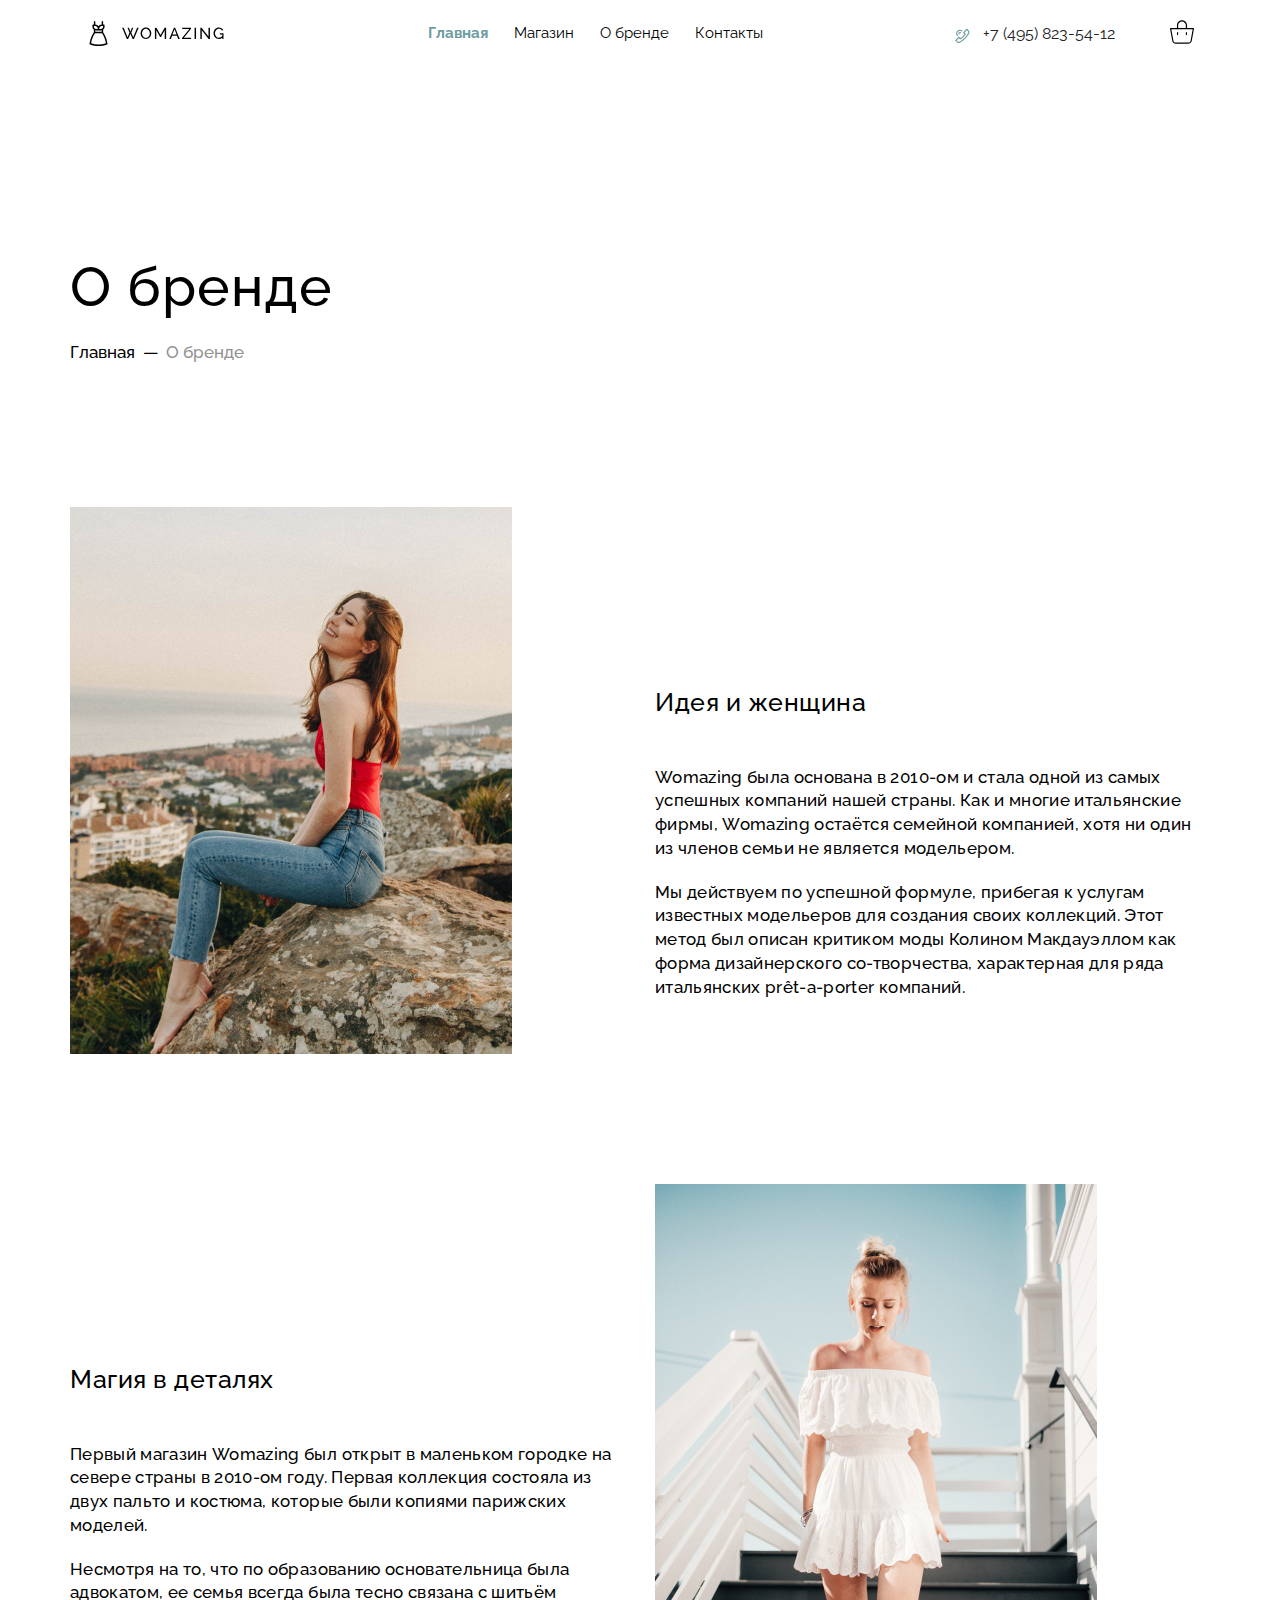
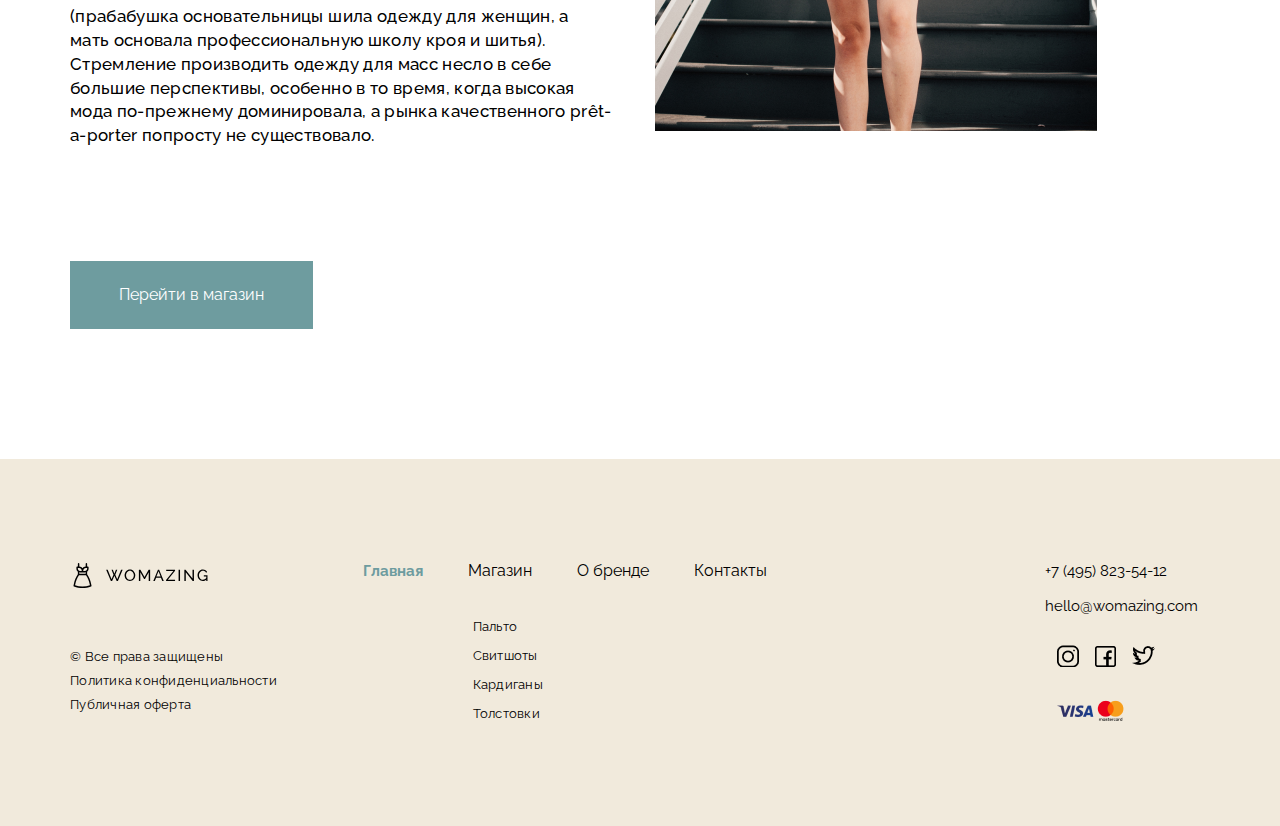
<file: about-brand.html>
<!DOCTYPE html>
<html lang="ru">

<head>
    <meta charset="UTF-8">
    <meta http-equiv="X-UA-Compatible" content="IE=edge">
    <meta name="viewport" content="width=device-width, initial-scale=1.0">
    <title>WOMAZING</title>
    <link rel="preconnect" href="https://fonts.googleapis.com">
    <link rel="preconnect" href="https://fonts.gstatic.com" crossorigin>
    <link href="https://fonts.googleapis.com/css2?family=Raleway:wght@400;500;700&display=swap" rel="stylesheet">
    <link rel="stylesheet" href="css/bootstrap.min.css">
    <link rel="stylesheet" href="css/reset.css">
    <link rel="stylesheet" href="css/slick-theme.css">
    <link rel="stylesheet" href="css/slick.min.css">
    <link rel="stylesheet" href="css/style.css">
</head>

<body>
    <div class="modal fade" tabindex="-1" aria-hidden="true" id="staticBackdrop">
        <div class="modal-dialog modal-dialog-centered">
            <div class="modal-content">
                <div class="modal-header">
                    <button type="button" class="close" data-dismiss="modal" aria-label="Close">
                        <span aria-hidden="true">&#10005;</span>
                    </button>
                </div>
                <div class="modal-body">
                    <form action="#" class="form" id="form">
                        <h3 class="form__title">Заказать обратный звонок</h3>
                        <input type="text" class="form__input" name="name" placeholder="Имя" required>
                        <input type="email" class="form__input" name="email" placeholder="E-mail" required>
                        <input type="tel" class="form__input" name="phone" placeholder="Телефон" required>
                        <button type="button" class="modal-footer__btn wo-btn" data-submit>Заказать звонок</button>
                    </form>
                </div>
            </div>
        </div>
    </div>
    <div id="message" class="modal fade message-modal" tabindex="-1" aria-hidden="true">
        <div class="modal-dialog modal-dialog-centered">
            <div class="modal-content message-modal-content">
                <div class="modal-body message-modal-body">
                    <h3 class="message__text">
                        Отлично! Мы скоро вам перезвоним.
                    </h3>
                    <button type="button" class="message__btn" data-dismiss="modal">Закрыть</button>
                </div>
            </div>
        </div>
    </div>
    <header class="header" id="header">
        <div class="header-top">
            <div class="container">
                <div class="row">
                    <div class="col">
                        <nav class="navbar navbar-expand-lg">
                            <a class="navbar-brand header-logo" href="index.html"><img src="images/logo.svg" alt="logotype"></a>
                            <button class="navbar-toggler" type="button" data-toggle="collapse" data-target="#navbarSupportedContent" aria-controls="navbarSupportedContent" aria-expanded="false" aria-label="Toggle navigation">
                                <span>
                                    <img src="images/burger_icon.png" alt="">
                                </span>
                            </button>
                            <div class="collapse navbar-collapse" id="navbarSupportedContent">
                                <ul class="navbar-nav mx-auto">
                                    <li class="nav-item">
                                        <a class="nav-link active" href="index.html">Главная</a>
                                    </li>
                                    <li class="nav-item">
                                        <a class="nav-link" href="shop.html">Магазин</a>
                                    </li>
                                    <li class="nav-item">
                                        <a class="nav-link" href="about-brand.html">О бренде</a>
                                    </li>
                                    <li class="nav-item">
                                        <a class="nav-link" href="#">Контакты</a>
                                    </li>
                                </ul>
                                <div class="header-info">
                                    <button type="button" class="header-phone" data-toggle="modal" data-target="#staticBackdrop">
                                        +7 (495) 823-54-12
                                    </button>
                                    <a href="#" class="cart"></a>
                                </div>
                            </div>
                        </nav>
                    </div>
                </div>
            </div>
        </div>
        <div class="header-content">
            <div class="container">
                <div class="row">
                    <div class="col">
                        <h1 class="brand-title">
                            О бренде
                        </h1>
                        <nav aria-label="breadcrumb">
                            <ol class="breadcrumb">
                                <li class="breadcrumb-item"><a href="index.html">Главная</a></li>
                                <li class="breadcrumb-item active"><a href="about-brand.html">О бренде</a></li>
                            </ol>
                        </nav>
                    </div>
                </div>
            </div>
        </div>
    </header>
    <section class="about" id="about">
        <div class="container">
            <div class="row align-items-center">
                <div class="col col-sm-12 text-center col-md-6">
                    <div class="about-brand">
                        <a href="#">
                            <div class="about-brand__img">
                                <img class="crads-items__img" src="images/about-girl1.png" alt="about-girl1">
                            </div>
                        </a>
                    </div>
                </div>
                <div class="col col-sm-12 text-center col-md-6">
                    <h3 class="about-brand__title">
                        Идея и женщина
                    </h3>
                    <div class="about-text">
                        <p>
                            Womazing была основана в 2010-ом и стала одной из самых успешных компаний нашей страны. Как и многие итальянские фирмы, Womazing остаётся семейной компанией, хотя ни один из членов семьи не является модельером.
                        </p>
                        <p>
                            Мы действуем по успешной формуле, прибегая к услугам известных модельеров для создания своих коллекций. Этот метод был описан критиком моды Колином Макдауэллом как форма дизайнерского со-творчества, характерная для ряда итальянских prêt-a-porter компаний.
                        </p>
                    </div>
                </div>
            </div>
            <div class="row align-items-center">
                <div class="col col-sm-12 text-center col-md-6">
                    <h3 class="about-brand__title">
                        Магия в деталях
                    </h3>
                    <div class="about-text">
                        <p>
                            Первый магазин Womazing был открыт в маленьком городке на севере страны в 2010-ом году. Первая коллекция состояла из двух пальто и костюма, которые были копиями парижских моделей.
                        </p>
                        <p>
                            Несмотря на то, что по образованию основательница была адвокатом, ее семья всегда была тесно связана с шитьём (прабабушка основательницы шила одежду для женщин, а мать основала профессиональную школу кроя и шитья). Стремление производить одежду для масс
                            несло в себе большие перспективы, особенно в то время, когда высокая мода по-прежнему доминировала, а рынка качественного prêt-a-porter попросту не существовало.
                        </p>
                    </div>
                </div>
                <div class="col col-sm-12 text-center col-md-6">
                    <div class="about-brand">
                        <a href="#">
                            <div class="about-brand__img">
                                <img class="crads-items__img" src="images/about-girl2.png" alt="about-girl2">
                            </div>
                        </a>
                    </div>
                </div>
                <div class="col">
                    <a href="shop.html" class="wo-btn">
                        Перейти в магазин
                    </a>
                </div>
            </div>
        </div>
    </section>
    <footer class="footer" id="footer">
        <div class="container">
            <div class="row">
                <div class="col-lg-3 col-md-12 text-center">
                    <div class="footer-logo">
                        <a class="logo" href="index.html"><img src="images/logo.svg" alt="logotype"></a>
                    </div>
                    <div class="footer-text__wrapper">
                        <p class="footer-text text">
                            © Все права защищены
                        </p>
                        <p class="footer-text text">
                            Политика конфиденциальности
                        </p>
                        <p class="footer-text text">
                            Публичная оферта
                        </p>
                    </div>
                </div>
                <div class="col-lg-7 col-md-12">
                    <ul class="footer-list d-flex">
                        <li class="footer-items">
                            <a class="footer-items__link active" href="index.html">Главная</a>
                        </li>
                        <li class="footer-items">
                            <a class="footer-items__link" href="shop.html">Магазин</a>
                        </li>
                        <li class="footer-items">
                            <a class="footer-items__link" href="about-brand.html">О бренде</a>
                        </li>
                        <li class="footer-items">
                            <a class="footer-items__link" href="#">Контакты</a>
                        </li>
                    </ul>
                    <ul class="list-score">
                        <li class="list-score__items text">
                            <a class="list-score__link" href="#">Пальто</a>
                        </li>
                        <li class="list-score__items text">
                            <a class="list-score__link " href="#">Свитшоты</a>
                        </li>
                        <li class="list-score__items text">
                            <a class="list-score__link " href="#">Кардиганы</a>
                        </li>
                        <li class="list-score__items text">
                            <a class="list-score__link" href="#">Толстовки</a>
                        </li>
                    </ul>
                </div>
                <div class="col-lg-2 col-md-12">
                    <div class="footer-info">
                        <a href="tel:+74958235412" class="footer-phone">
                            +7 (495) 823-54-12
                        </a>
                        <a href="mailto:hello@womazing.com" class="footer-email">
                            hello@womazing.com
                        </a>
                        <!--noindex-->
                        <a href="https://www.instagram.com" class="social-link instagram-link" target="_blank" rel="nofollow noopener noreferrer"></a>
                        <!--/noindex-->
                        <!--noindex-->
                        <a href="https://facebook.com" class="social-link facebook-link" target="_blank" rel="nofollow noopener noreferrer"></a>
                        <!--/noindex-->
                        <!--noindex-->
                        <a href="https://twitter.com/" class="social-link twitter-link" target="_blank" rel="nofollow noopener noreferrer"></a>
                        <!--/noindex-->
                        <!--noindex-->
                        <a href="https://www.mastercard.us/" class="social-link visa-mastercard-link" target="_blank" rel="nofollow noopener noreferrer"></a>
                        <!--/noindex-->
                    </div>
                </div>
            </div>
        </div>
    </footer>








    <script src="https://ajax.googleapis.com/ajax/libs/jquery/3.6.0/jquery.min.js"></script>
    <script src="https://cdn.jsdelivr.net/npm/bootstrap@4.5.3/dist/js/bootstrap.bundle.min.js " integrity="sha384-ho+j7jyWK8fNQe+A12Hb8AhRq26LrZ/JpcUGGOn+Y7RsweNrtN/tE3MoK7ZeZDyx " crossorigin="anonymous "></script>
    <script src="js/jquery.validate.min.js"></script>
    <script src="js/slick.min.js "></script>
    <script src="js/main.js "></script>


</body>

</html>
</file>
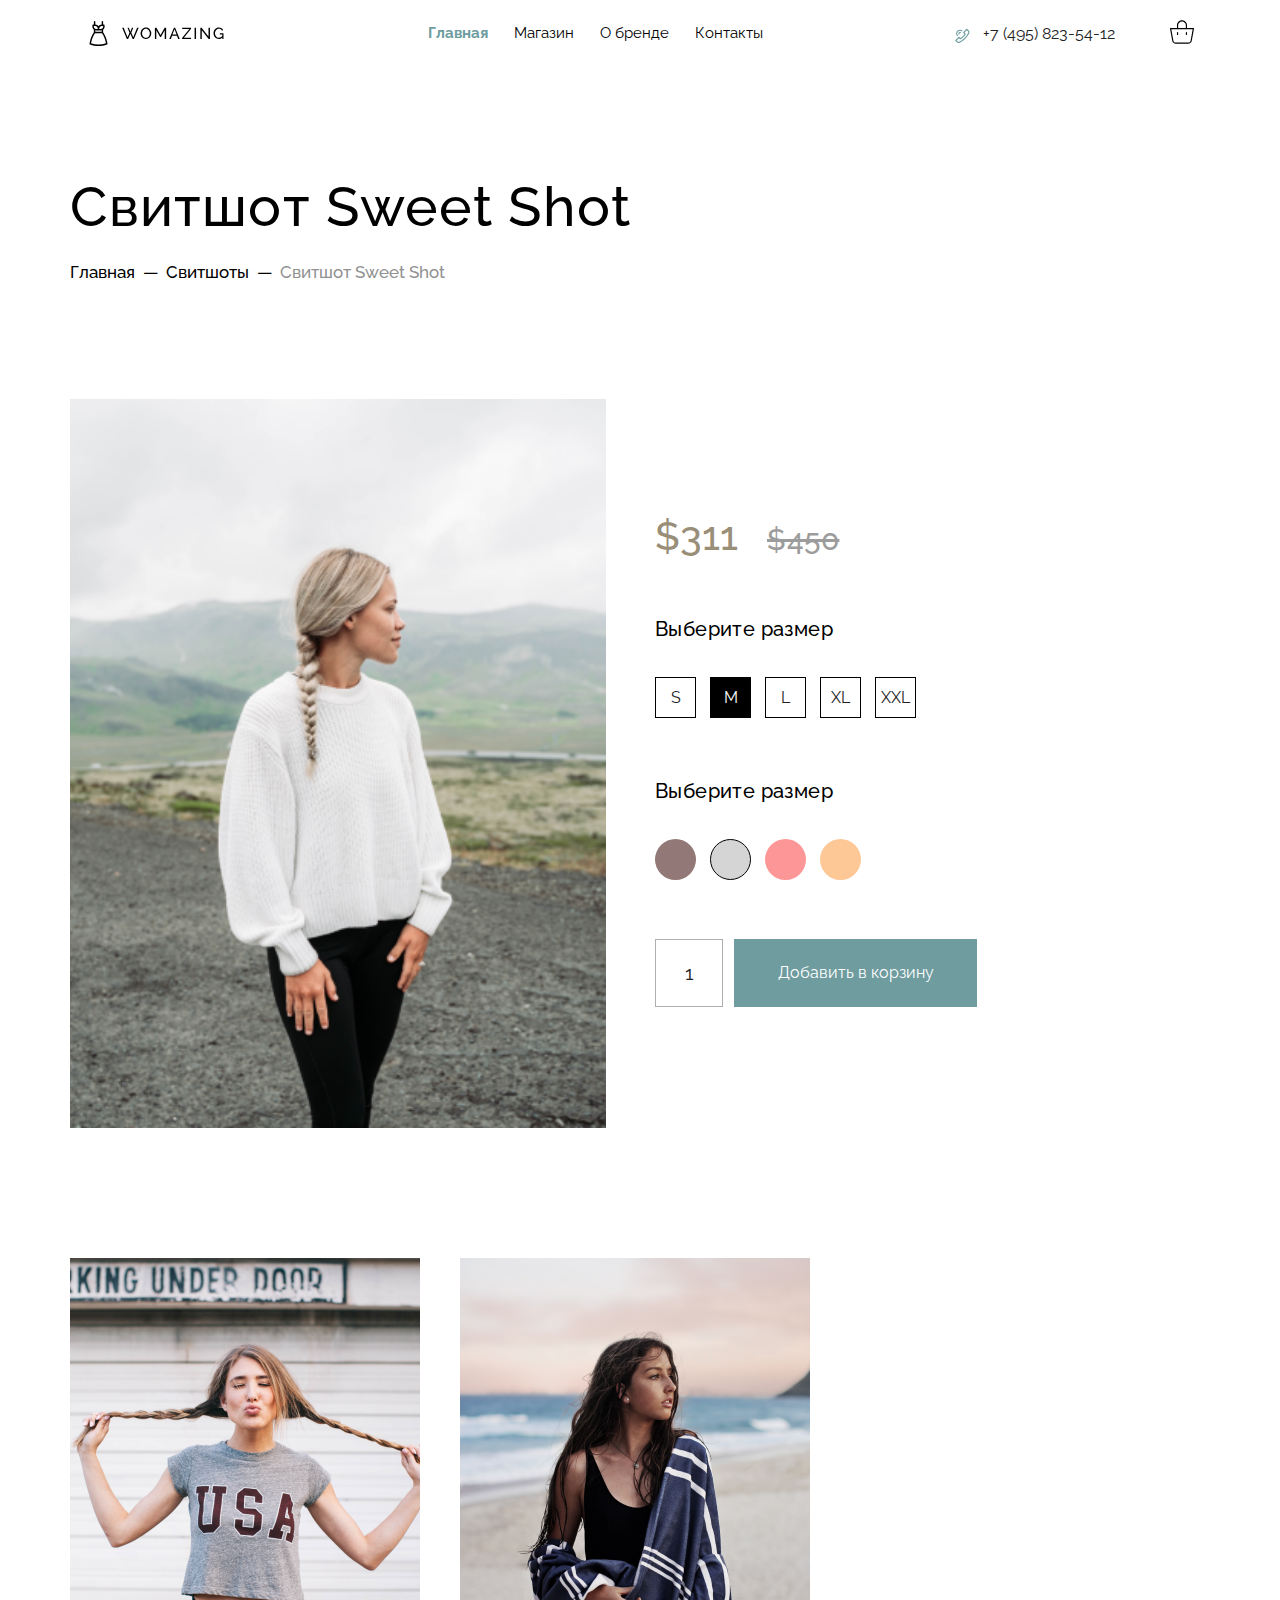
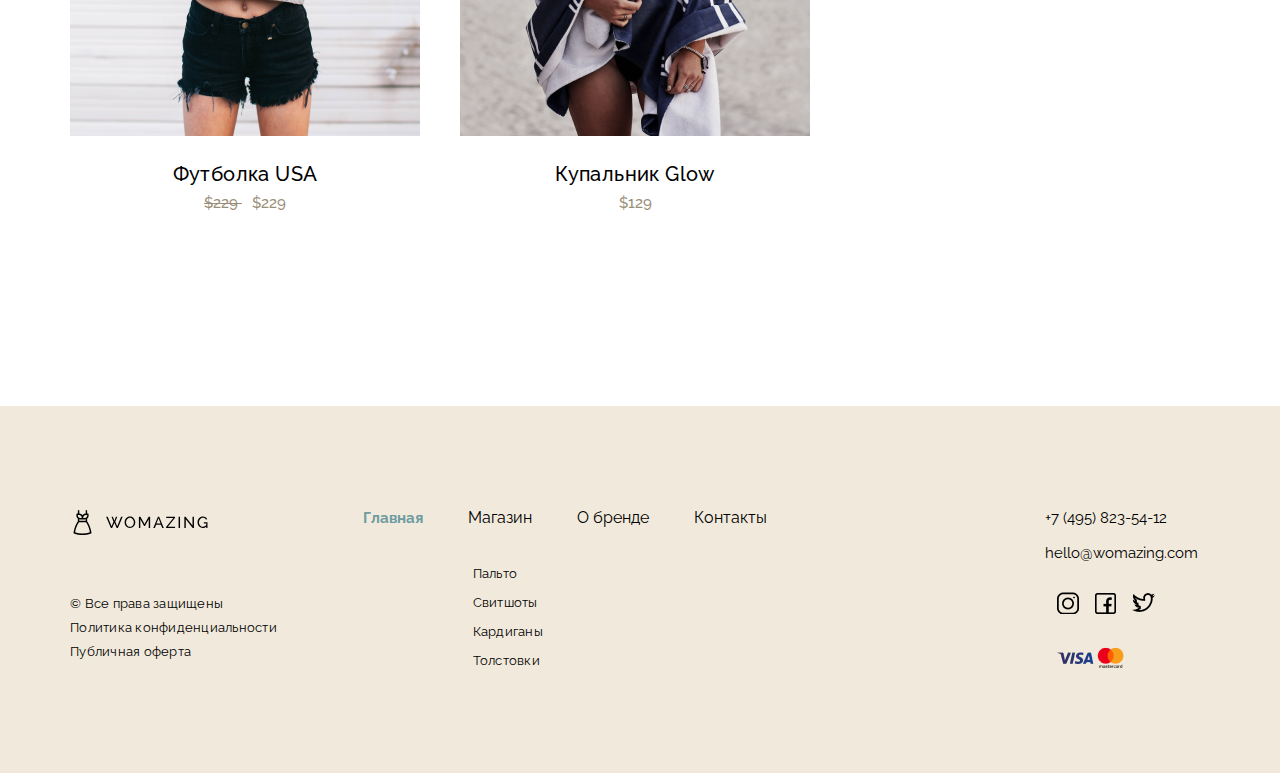
<file: card-item.html>
<!DOCTYPE html>
<html lang="ru">

<head>
    <meta charset="UTF-8">
    <meta http-equiv="X-UA-Compatible" content="IE=edge">
    <meta name="viewport" content="width=device-width, initial-scale=1.0">
    <title>WOMAZING</title>
    <link rel="preconnect" href="https://fonts.googleapis.com">
    <link rel="preconnect" href="https://fonts.gstatic.com" crossorigin>
    <link href="https://fonts.googleapis.com/css2?family=Raleway:wght@400;500;700&display=swap" rel="stylesheet">
    <link rel="stylesheet" href="css/bootstrap.min.css">
    <link rel="stylesheet" href="css/reset.css">
    <link rel="stylesheet" href="css/slick-theme.css">
    <link rel="stylesheet" href="css/slick.min.css">
    <link rel="stylesheet" href="css/style.css">
</head>

<body>
    <div class="modal fade" tabindex="-1" aria-hidden="true" id="staticBackdrop">
        <div class="modal-dialog modal-dialog-centered">
            <div class="modal-content">
                <div class="modal-header">
                    <button type="button" class="close" data-dismiss="modal" aria-label="Close">
                        <span aria-hidden="true">&#10005;</span>
                    </button>
                </div>
                <div class="modal-body">
                    <form action="#" class="form" id="form">
                        <h3 class="form__title">Заказать обратный звонок</h3>
                        <input type="text" class="form__input" name="name" placeholder="Имя" required>
                        <input type="email" class="form__input" name="email" placeholder="E-mail" required>
                        <input type="tel" class="form__input" name="phone" placeholder="Телефон" required>
                        <button type="button" class="modal-footer__btn wo-btn" data-submit>Заказать звонок</button>
                    </form>
                </div>
            </div>
        </div>
    </div>
    <div id="message" class="modal fade message-modal" tabindex="-1" aria-hidden="true">
        <div class="modal-dialog modal-dialog-centered">
            <div class="modal-content message-modal-content">
                <div class="modal-body message-modal-body">
                    <h3 class="message__text">
                        Отлично! Мы скоро вам перезвоним.
                    </h3>
                    <button type="button" class="message__btn" data-dismiss="modal">Закрыть</button>
                </div>
            </div>
        </div>
    </div>
    <header class="header" id="header">
        <div class="header-top">
            <div class="container">
                <div class="row">
                    <div class="col">
                        <nav class="navbar navbar-expand-lg">
                            <a class="navbar-brand header-logo" href="index.html"><img src="images/logo.svg" alt="logotype"></a>
                            <button class="navbar-toggler" type="button" data-toggle="collapse" data-target="#navbarSupportedContent" aria-controls="navbarSupportedContent" aria-expanded="false" aria-label="Toggle navigation">
                                <span>
                                    <img src="images/burger_icon.png" alt="">
                                </span>
                            </button>
                            <div class="collapse navbar-collapse" id="navbarSupportedContent">
                                <ul class="navbar-nav mx-auto">
                                    <li class="nav-item">
                                        <a class="nav-link active" href="index.html">Главная</a>
                                    </li>
                                    <li class="nav-item">
                                        <a class="nav-link" href="shop.html">Магазин</a>
                                    </li>
                                    <li class="nav-item">
                                        <a class="nav-link" href="#">О бренде</a>
                                    </li>
                                    <li class="nav-item">
                                        <a class="nav-link" href="#">Контакты</a>
                                    </li>
                                </ul>
                                <div class="header-info">
                                    <button type="button" class="header-phone" data-toggle="modal" data-target="#staticBackdrop">
                                        +7 (495) 823-54-12
                                    </button>
                                    <a href="#" class="cart"></a>
                                </div>
                            </div>
                        </nav>
                    </div>
                </div>
            </div>
        </div>
        <div class="header-content">
            <div class="container">
                <div class="row">
                    <div class="col">
                        <h1 class="item-title">
                            Свитшот Sweet Shot
                        </h1>
                        <nav aria-label="breadcrumb">
                            <ol class="breadcrumb">
                                <li class="breadcrumb-item"><a href="index.html">Главная</a></li>
                                <li class="breadcrumb-item"><a href="#">Свитшоты</a></li>
                                <li class="breadcrumb-item active"><a href="#">Свитшот Sweet Shot</a></li>
                            </ol>
                        </nav>
                    </div>
                </div>
            </div>
        </div>
    </header>
    <section class="card-item" id="card-item">
        <div class="container">
            <div class="row">
                <div class="col col-sm-12 text-center col-md-6">
                    <div class="card-img">
                        <a href="#">
                            <div class="cards-items single">
                                <img class="crads-items__img single" src="images/shot.png" alt="shot">
                                <div class="cards-overlay single"></div>
                            </div>
                        </a>
                    </div>
                </div>
                <div class="col col-sm-12 text-center col-md-6">
                    <div class="card-price">
                        <span class="cards-items__span item-price">
                            $311
                        </span>
                        <span class="cards-items__span old item-price">
                            $450
                        </span>
                    </div>
                    <div class="card-size">
                        <h4 class="size__title">
                            Выберите размер
                        </h4>
                        <div class="buttons-card-item">
                            <button class="page-card-btn" type="button">S</button>
                            <button class="page-card-btn active" type="button">M</button>
                            <button class="page-card-btn" type="button">L</button>
                            <button class="page-card-btn" type="button">XL</button>
                            <button class="page-card-btn" type="button">XXL</button>
                        </div>
                    </div>
                    <div class="card-color">
                        <h4 class="color__title">
                            Выберите размер
                        </h4>
                        <div class="buttons-color-item">
                            <button class="page-circle-btn brown" type="button"></button>
                            <button class="page-circle-btn active grey" type="button"></button>
                            <button class="page-circle-btn pink" type="button"></button>
                            <button class="page-circle-btn orange" type="button"></button>
                        </div>
                    </div>
                    <div class="card-buttons">
                        <button type="button" class="card-small-btn">
                            1
                        </button>
                        <button type="button" class="card-big-btn wo-btn">
                            Добавить в корзину
                        </button>
                    </div>
                </div>
            </div>
            <div class="row">
                <div class="col col-sm-6 text-center col-md-4">
                    <a id="" href="#">
                        <div class="cards-items">
                            <img class="crads-items__img" src="images/usa.png" alt="usa">
                            <div class="cards-overlay"></div>
                        </div>
                    </a>
                    <div class="cards-text">
                        <h4 class="cards-items__title">
                            Футболка USA
                        </h4>
                        <span class="cards-items__span old">
                            $229
                        </span>
                        <span class="cards-items__span">
                            $229
                        </span>
                    </div>
                </div>
                <div class="col col-sm-6 text-center col-md-4">
                    <a href="#">
                        <div class="cards-items">
                            <img class="crads-items__img" src="images/glow.png" alt="glow">
                            <div class="cards-overlay"></div>
                        </div>
                    </a>
                    <div class="cards-text">
                        <h4 class="cards-items__title">
                            Купальник Glow
                        </h4>
                        <span class="cards-items__span">
                            $129
                        </span>
                    </div>
                </div>
            </div>
        </div>
    </section>
    <footer class="footer" id="footer">
        <div class="container">
            <div class="row">
                <div class="col-lg-3 col-md-12 text-center">
                    <div class="footer-logo">
                        <a class="logo" href="index.html"><img src="images/logo.svg" alt="logotype"></a>
                    </div>
                    <div class="footer-text__wrapper">
                        <p class="footer-text text">
                            © Все права защищены
                        </p>
                        <p class="footer-text text">
                            Политика конфиденциальности
                        </p>
                        <p class="footer-text text">
                            Публичная оферта
                        </p>
                    </div>
                </div>
                <div class="col-lg-7 col-md-12">
                    <ul class="footer-list d-flex">
                        <li class="footer-items">
                            <a class="footer-items__link active" href="index.html">Главная</a>
                        </li>
                        <li class="footer-items">
                            <a class="footer-items__link" href="shop.html">Магазин</a>
                        </li>
                        <li class="footer-items">
                            <a class="footer-items__link" href="about-brand.html">О бренде</a>
                        </li>
                        <li class="footer-items">
                            <a class="footer-items__link" href="#">Контакты</a>
                        </li>
                    </ul>
                    <ul class="list-score">
                        <li class="list-score__items text">
                            <a class="list-score__link" href="#">Пальто</a>
                        </li>
                        <li class="list-score__items text">
                            <a class="list-score__link " href="#">Свитшоты</a>
                        </li>
                        <li class="list-score__items text">
                            <a class="list-score__link " href="#">Кардиганы</a>
                        </li>
                        <li class="list-score__items text">
                            <a class="list-score__link" href="#">Толстовки</a>
                        </li>
                    </ul>
                </div>
                <div class="col-lg-2 col-md-12">
                    <div class="footer-info">
                        <a href="tel:+74958235412" class="footer-phone">
                            +7 (495) 823-54-12
                        </a>
                        <a href="mailto:hello@womazing.com" class="footer-email">
                            hello@womazing.com
                        </a>
                        <!--noindex-->
                        <a href="https://www.instagram.com" class="social-link instagram-link" target="_blank" rel="nofollow noopener noreferrer"></a>
                        <!--/noindex-->
                        <!--noindex-->
                        <a href="https://facebook.com" class="social-link facebook-link" target="_blank" rel="nofollow noopener noreferrer"></a>
                        <!--/noindex-->
                        <!--noindex-->
                        <a href="https://twitter.com/" class="social-link twitter-link" target="_blank" rel="nofollow noopener noreferrer"></a>
                        <!--/noindex-->
                        <!--noindex-->
                        <a href="https://www.mastercard.us/" class="social-link visa-mastercard-link" target="_blank" rel="nofollow noopener noreferrer"></a>
                        <!--/noindex-->
                    </div>
                </div>
            </div>
        </div>
    </footer>








    <script src="https://ajax.googleapis.com/ajax/libs/jquery/3.6.0/jquery.min.js"></script>
    <script src="https://cdn.jsdelivr.net/npm/bootstrap@4.5.3/dist/js/bootstrap.bundle.min.js " integrity="sha384-ho+j7jyWK8fNQe+A12Hb8AhRq26LrZ/JpcUGGOn+Y7RsweNrtN/tE3MoK7ZeZDyx " crossorigin="anonymous "></script>
    <script src="js/jquery.validate.min.js"></script>
    <script src="js/slick.min.js "></script>
    <script src="js/main.js "></script>


</body>

</html>
</file>
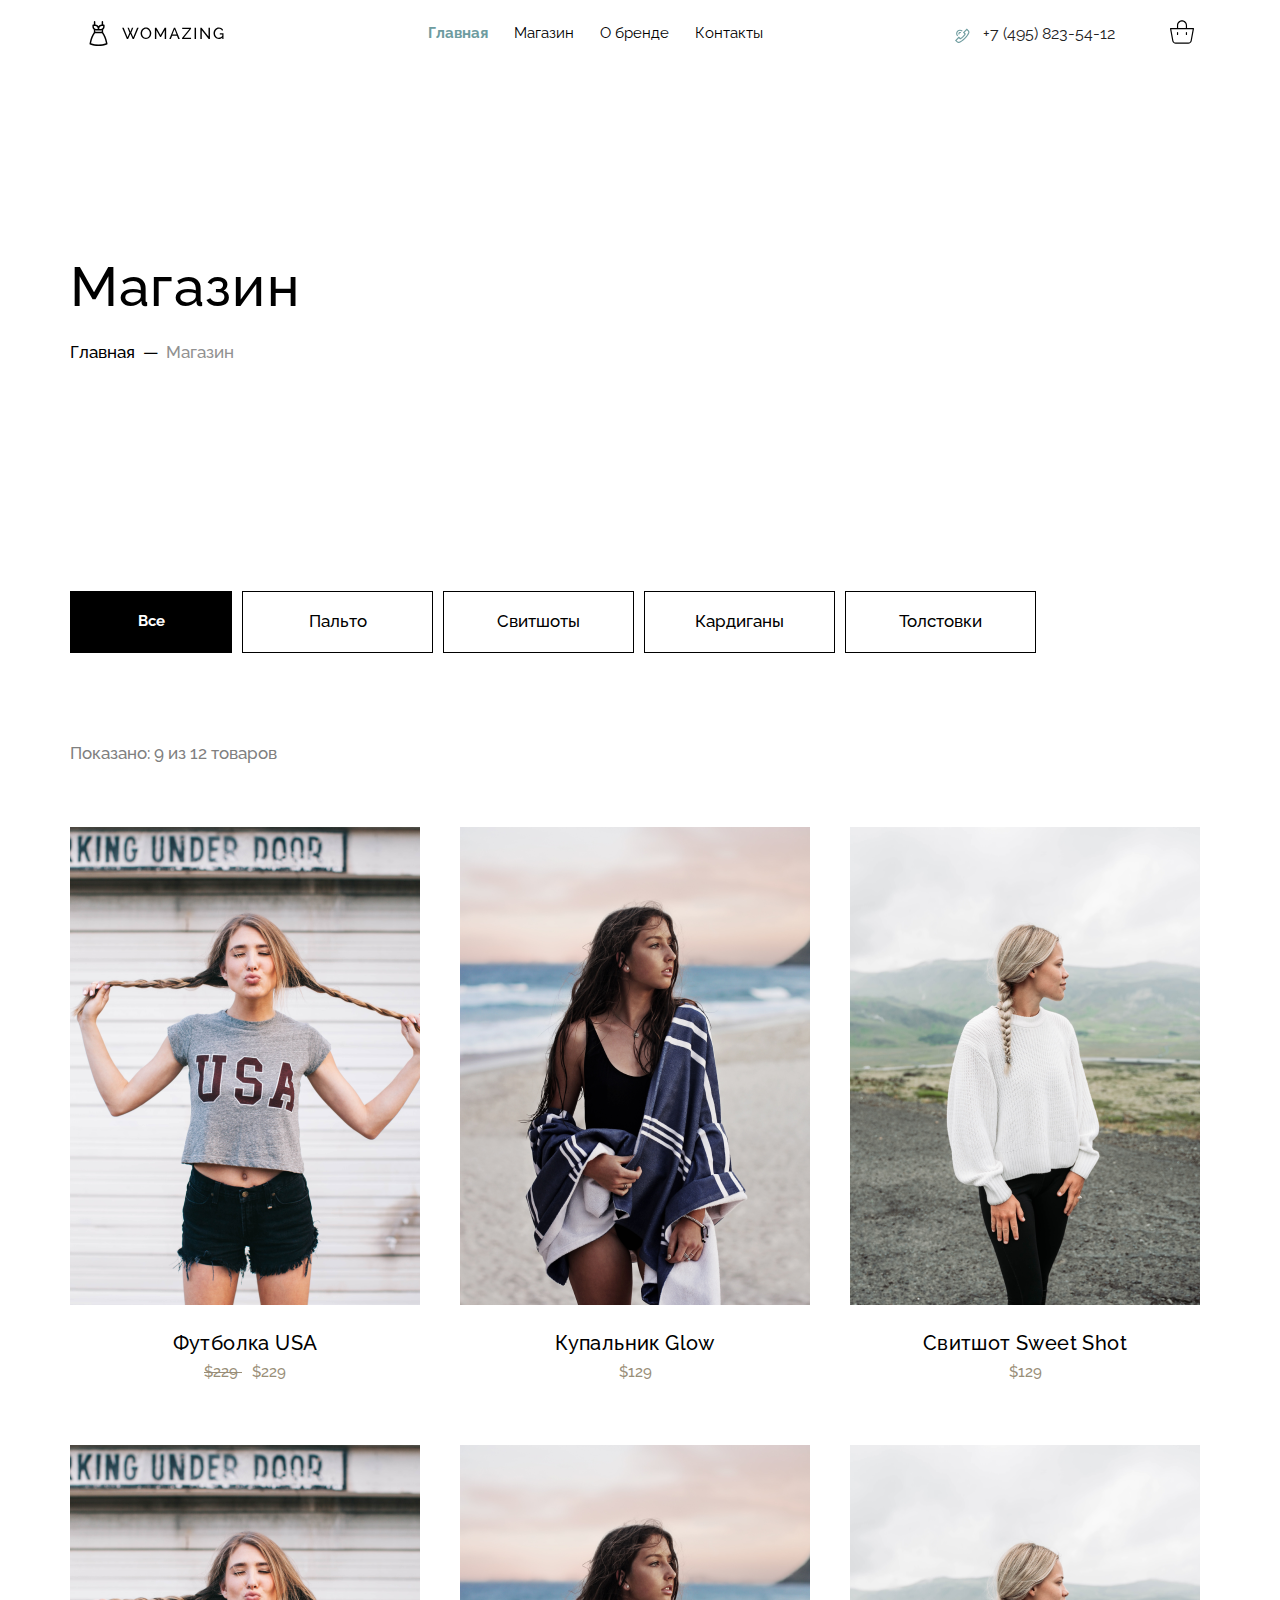
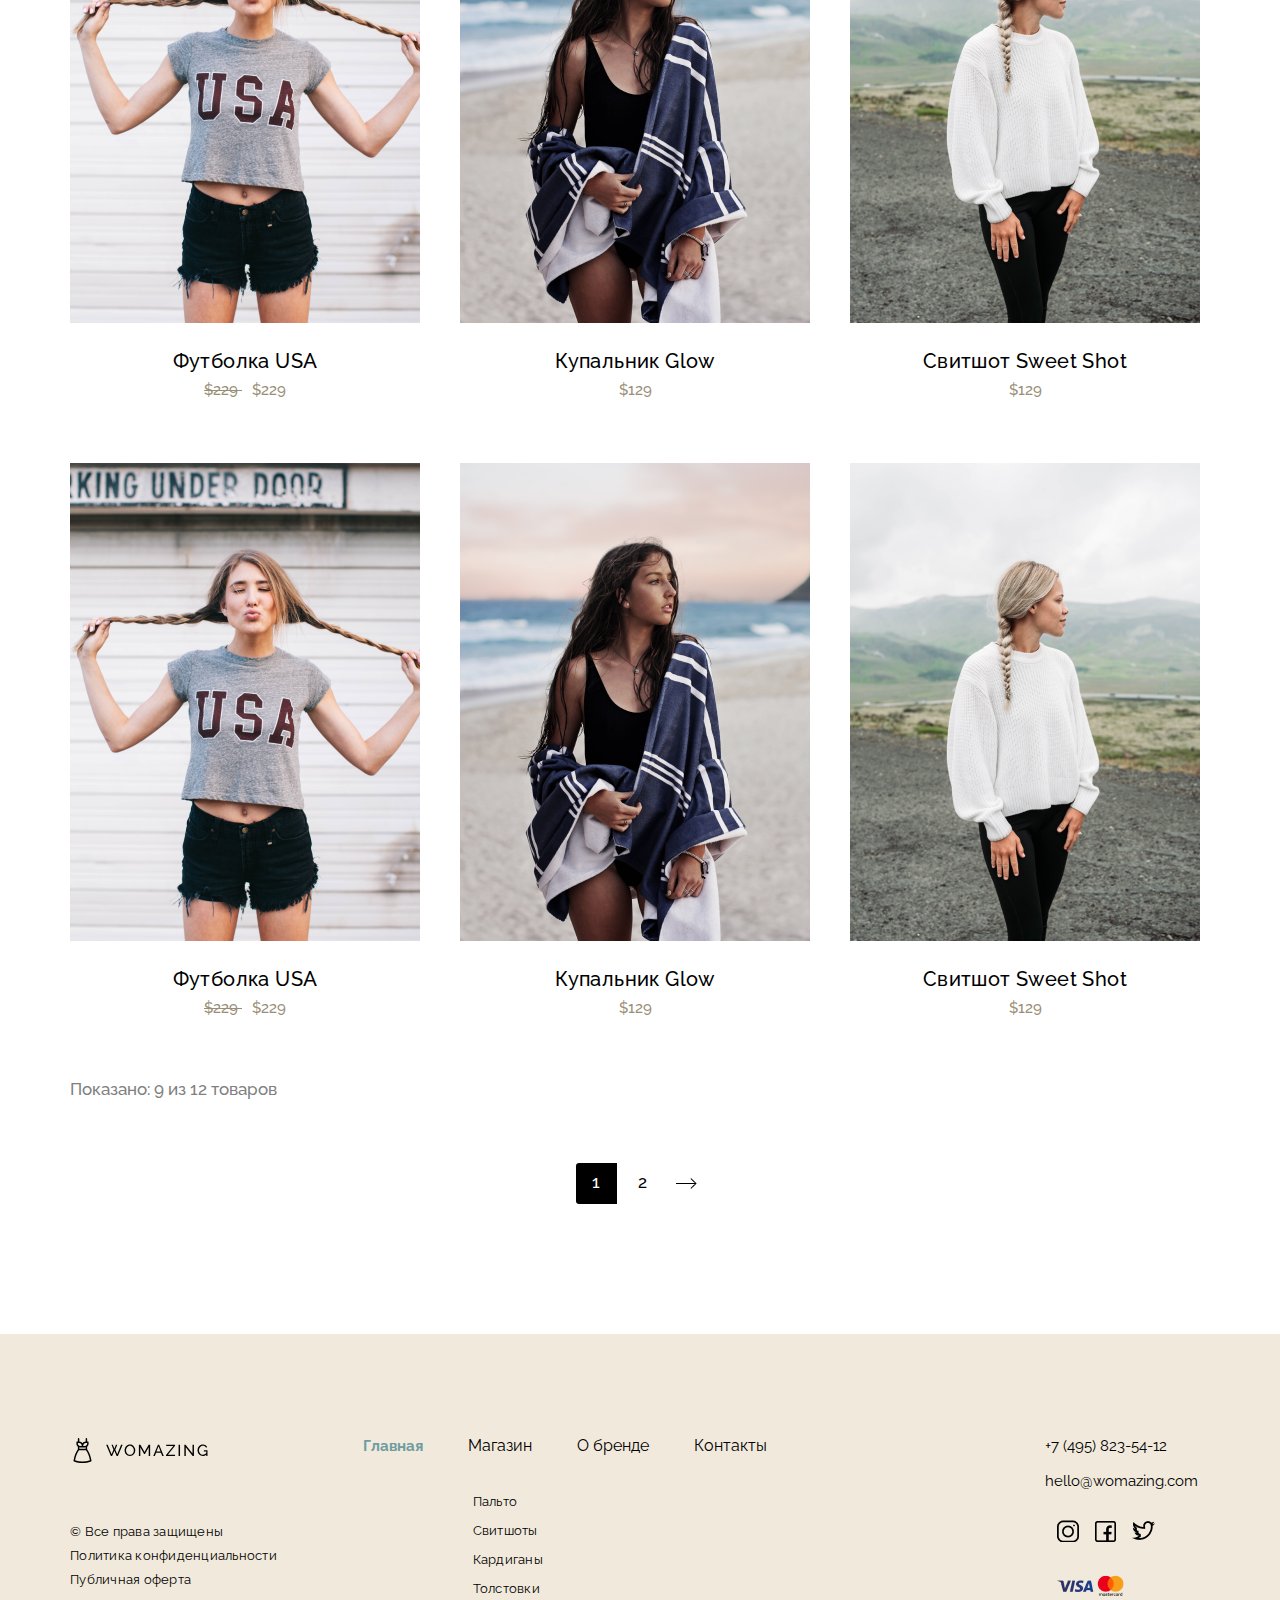
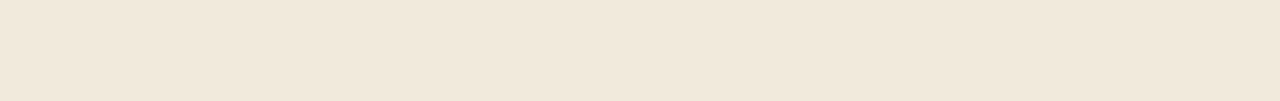
<file: shop.html>
<!DOCTYPE html>
<html lang="en">

<head>
    <meta charset="UTF-8">
    <meta http-equiv="X-UA-Compatible" content="IE=edge">
    <meta name="viewport" content="width=device-width, initial-scale=1.0">
    <title>WOMAZING</title>
    <link rel="preconnect" href="https://fonts.googleapis.com">
    <link rel="preconnect" href="https://fonts.gstatic.com" crossorigin>
    <link href="https://fonts.googleapis.com/css2?family=Raleway:wght@400;500;700&display=swap" rel="stylesheet">
    <link rel="stylesheet" href="css/bootstrap.min.css">
    <link rel="stylesheet" href="css/reset.css">
    <link rel="stylesheet" href="css/slick-theme.css">
    <link rel="stylesheet" href="css/slick.min.css">
    <link rel="stylesheet" href="css/style.css">
</head>

<body>
    <div class="modal fade" tabindex="-1" aria-hidden="true" id="staticBackdrop">
        <div class="modal-dialog modal-dialog-centered">
            <div class="modal-content">
                <div class="modal-header">
                    <button type="button" class="close" data-dismiss="modal" aria-label="Close">
                        <span aria-hidden="true">&#10005;</span>
                    </button>
                </div>
                <div class="modal-body">
                    <form action="#" class="form" id="form">
                        <h3 class="form__title">Заказать обратный звонок</h3>
                        <input type="text" class="form__input" name="name" placeholder="Имя" required>
                        <input type="email" class="form__input" name="email" placeholder="E-mail" required>
                        <input type="tel" class="form__input" name="phone" placeholder="Телефон" required>
                        <button type="button" class="modal-footer__btn wo-btn" data-submit>Заказать звонок</button>
                    </form>
                </div>
            </div>
        </div>
    </div>
    <div id="message" class="modal fade message-modal" tabindex="-1" aria-hidden="true">
        <div class="modal-dialog modal-dialog-centered">
            <div class="modal-content message-modal-content">
                <div class="modal-body message-modal-body">
                    <h3 class="message__text">
                        Отлично! Мы скоро вам перезвоним.
                    </h3>
                    <button type="button" class="message__btn" data-dismiss="modal">Закрыть</button>
                </div>
            </div>
        </div>
    </div>
    <header class="header" id="header">
        <div class="header-top">
            <div class="container">
                <div class="row">
                    <div class="col">
                        <nav class="navbar navbar-expand-lg">
                            <a class="navbar-brand header-logo" href="index.html"><img src="images/logo.svg" alt="logotype"></a>
                            <button class="navbar-toggler" type="button" data-toggle="collapse" data-target="#navbarSupportedContent" aria-controls="navbarSupportedContent" aria-expanded="false" aria-label="Toggle navigation">
                                <span>
                                    <img src="images/burger_icon.png" alt="">
                                </span>
                            </button>
                            <div class="collapse navbar-collapse" id="navbarSupportedContent">
                                <ul class="navbar-nav mx-auto">
                                    <li class="nav-item">
                                        <a class="nav-link active" href="index.html">Главная</a>
                                    </li>
                                    <li class="nav-item">
                                        <a class="nav-link" href="shop.html">Магазин</a>
                                    </li>
                                    <li class="nav-item">
                                        <a class="nav-link" href="about-brand.html">О бренде</a>
                                    </li>
                                    <li class="nav-item">
                                        <a class="nav-link" href="#">Контакты</a>
                                    </li>
                                </ul>
                                <div class="header-info">
                                    <button type="button" class="header-phone" data-toggle="modal" data-target="#staticBackdrop">
                                        +7 (495) 823-54-12
                                    </button>
                                    <a href="#" class="cart"></a>
                                </div>
                            </div>
                        </nav>
                    </div>
                </div>
            </div>
        </div>
        <div class="header-content">
            <div class="container">
                <div class="row">
                    <div class="col">
                        <h1 class="shop-title">
                            Магазин
                        </h1>
                        <nav aria-label="breadcrumb">
                            <ol class="breadcrumb">
                                <li class="breadcrumb-item"><a href="index.html">Главная</a></li>
                                <li class="breadcrumb-item active"><a href="shop.html">Магазин</a></li>
                            </ol>
                        </nav>
                    </div>
                </div>
            </div>
        </div>
    </header>
    <section class="cards" id="cards">
        <div class="container">
            <div class="row">
                <div class="col">
                    <ul class="nav nav-pills" id="pills-tab" role="tablist">
                        <li class="nav-item" role="presentation">
                            <a class="shop-btn nav-link active" id="pills-all-tab" data-toggle="pill" href="#pills-all" role="tab" aria-controls="pills-all" aria-selected="true">Все</a>
                        </li>
                        <li class="nav-item" role="presentation">
                            <a class="shop-btn nav-link" id="pills-сoat-tab" data-toggle="pill" href="#pills-сoat" role="tab" aria-controls="pills-сoat" aria-selected="false">Пальто</a>
                        </li>
                        <li class="nav-item" role="presentation">
                            <a class="shop-btn nav-link" id="pills-sweetshot-tab" data-toggle="pill" href="#pills-sweetshot" role="tab" aria-controls="pills-sweetshot" aria-selected="false">Свитшоты</a>
                        </li>
                        <li class="nav-item" role="presentation">
                            <a class="shop-btn nav-link" id="pills-cardigans-tab" data-toggle="pill" href="#pills-cardigans" role="tab" aria-controls="pills-cardigans" aria-selected="false">Кардиганы</a>
                        </li>
                        <li class="nav-item" role="presentation">
                            <a class="shop-btn nav-link" id="pills-hoody-tab" data-toggle="pill" href="#pills-hoody" role="tab" aria-controls="pills-hoody" aria-selected="false">Толстовки</a>
                        </li>
                    </ul>
                </div>
            </div>
            <div class="row">
                <div class="col">
                    <span class="shop-text">Показано: 9 из 12 товаров</span>
                    <div class="tab-content" id="pills-tabContent">
                        <div class="tab-pane fade show active" id="pills-all" role="tabpanel" aria-labelledby="pills-all-tab">
                            <div class="row">
                                <div class="col col-sm-6 text-center col-md-4">
                                    <a id="" href="#">
                                        <div class="cards-items">
                                            <img class="crads-items__img" src="images/usa.png" alt="usa">
                                            <div class="cards-overlay"></div>
                                        </div>
                                    </a>
                                    <div class="cards-text">
                                        <h4 class="cards-items__title">
                                            Футболка USA
                                        </h4>
                                        <span class="cards-items__span old">
                                            $229
                                        </span>
                                        <span class="cards-items__span">
                                            $229
                                        </span>
                                    </div>
                                </div>
                                <div class="col col-sm-6 text-center col-md-4">
                                    <a href="#">
                                        <div class="cards-items">
                                            <img class="crads-items__img" src="images/glow.png" alt="glow">
                                            <div class="cards-overlay"></div>
                                        </div>
                                    </a>
                                    <div class="cards-text">
                                        <h4 class="cards-items__title">
                                            Купальник Glow
                                        </h4>
                                        <span class="cards-items__span">
                                            $129
                                        </span>
                                    </div>
                                </div>
                                <div class="col col-sm-12 text-center col-md-4">
                                    <a href="#">
                                        <div class="cards-items">
                                            <img class="crads-items__img" src="images/shot.png" alt="shot">
                                            <div class="cards-overlay"></div>
                                        </div>
                                    </a>
                                    <div class="cards-text">
                                        <h4 class="cards-items__title">
                                            Свитшот Sweet Shot
                                        </h4>
                                        <span class="cards-items__span">
                                            $129
                                        </span>
                                    </div>
                                </div>
                                <div class="col col-sm-6 text-center col-md-4">
                                    <a id="" href="#">
                                        <div class="cards-items">
                                            <img class="crads-items__img" src="images/usa.png" alt="usa">
                                            <div class="cards-overlay"></div>
                                        </div>
                                    </a>
                                    <div class="cards-text">
                                        <h4 class="cards-items__title">
                                            Футболка USA
                                        </h4>
                                        <span class="cards-items__span old">
                                            $229
                                        </span>
                                        <span class="cards-items__span">
                                            $229
                                        </span>
                                    </div>
                                </div>
                                <div class="col col-sm-6 text-center col-md-4">
                                    <a href="#">
                                        <div class="cards-items">
                                            <img class="crads-items__img" src="images/glow.png" alt="glow">
                                            <div class="cards-overlay"></div>
                                        </div>
                                    </a>
                                    <div class="cards-text">
                                        <h4 class="cards-items__title">
                                            Купальник Glow
                                        </h4>
                                        <span class="cards-items__span">
                                            $129
                                        </span>
                                    </div>
                                </div>
                                <div class="col col-sm-12 text-center col-md-4">
                                    <a href="#">
                                        <div class="cards-items">
                                            <img class="crads-items__img" src="images/shot.png" alt="shot">
                                            <div class="cards-overlay"></div>
                                        </div>
                                    </a>
                                    <div class="cards-text">
                                        <h4 class="cards-items__title">
                                            Свитшот Sweet Shot
                                        </h4>
                                        <span class="cards-items__span">
                                            $129
                                        </span>
                                    </div>
                                </div>
                                <div class="col col-sm-6 text-center col-md-4">
                                    <a id="" href="#">
                                        <div class="cards-items">
                                            <img class="crads-items__img" src="images/usa.png" alt="usa">
                                            <div class="cards-overlay"></div>
                                        </div>
                                    </a>
                                    <div class="cards-text">
                                        <h4 class="cards-items__title">
                                            Футболка USA
                                        </h4>
                                        <span class="cards-items__span old">
                                            $229
                                        </span>
                                        <span class="cards-items__span">
                                            $229
                                        </span>
                                    </div>
                                </div>
                                <div class="col col-sm-6 text-center col-md-4">
                                    <a href="#">
                                        <div class="cards-items">
                                            <img class="crads-items__img" src="images/glow.png" alt="glow">
                                            <div class="cards-overlay"></div>
                                        </div>
                                    </a>
                                    <div class="cards-text">
                                        <h4 class="cards-items__title">
                                            Купальник Glow
                                        </h4>
                                        <span class="cards-items__span">
                                            $129
                                        </span>
                                    </div>
                                </div>
                                <div class="col col-sm-12 text-center col-md-4">
                                    <a href="#">
                                        <div class="cards-items">
                                            <img class="crads-items__img" src="images/shot.png" alt="shot">
                                            <div class="cards-overlay"></div>
                                        </div>
                                    </a>
                                    <div class="cards-text">
                                        <h4 class="cards-items__title">
                                            Свитшот Sweet Shot
                                        </h4>
                                        <span class="cards-items__span">
                                            $129
                                        </span>
                                    </div>
                                </div>
                            </div>
                        </div>
                        <div class="tab-pane fade" id="pills-сoat" role="tabpanel" aria-labelledby="pills-сoat-tab">
                            <div class="row">
                                <div class="col col-sm-6 text-center col-md-4">
                                    <a id="" href="#">
                                        <div class="cards-items">
                                            <img class="crads-items__img" src="images/usa.png" alt="usa">
                                            <div class="cards-overlay"></div>
                                        </div>
                                    </a>
                                    <div class="cards-text">
                                        <h4 class="cards-items__title">
                                            Футболка USA
                                        </h4>
                                        <span class="cards-items__span old">
                                            $229
                                        </span>
                                        <span class="cards-items__span">
                                            $229
                                        </span>
                                    </div>
                                </div>
                                <div class="col col-sm-6 text-center col-md-4">
                                    <a href="#">
                                        <div class="cards-items">
                                            <img class="crads-items__img" src="images/glow.png" alt="glow">
                                            <div class="cards-overlay"></div>
                                        </div>
                                    </a>
                                    <div class="cards-text">
                                        <h4 class="cards-items__title">
                                            Купальник Glow
                                        </h4>
                                        <span class="cards-items__span">
                                            $129
                                        </span>
                                    </div>
                                </div>
                                <div class="col col-sm-12 text-center col-md-4">
                                    <a href="#">
                                        <div class="cards-items">
                                            <img class="crads-items__img" src="images/shot.png" alt="shot">
                                            <div class="cards-overlay"></div>
                                        </div>
                                    </a>
                                    <div class="cards-text">
                                        <h4 class="cards-items__title">
                                            Свитшот Sweet Shot
                                        </h4>
                                        <span class="cards-items__span">
                                            $129
                                        </span>
                                    </div>
                                </div>
                            </div>
                        </div>
                        <div class="tab-pane fade" id="pills-sweetshot" role="tabpanel" aria-labelledby="pills-sweetshot-tab">
                            <div class="row">
                                <div class="col col-sm-12 text-center col-md-4">
                                    <a href="#">
                                        <div class="cards-items">
                                            <img class="crads-items__img" src="images/shot.png" alt="shot">
                                            <div class="cards-overlay"></div>
                                        </div>
                                    </a>
                                    <div class="cards-text">
                                        <h4 class="cards-items__title">
                                            Свитшот Sweet Shot
                                        </h4>
                                        <span class="cards-items__span">
                                            $129
                                        </span>
                                    </div>
                                </div>
                                <div class="col col-sm-12 text-center col-md-4">
                                    <a href="#">
                                        <div class="cards-items">
                                            <img class="crads-items__img" src="images/shot.png" alt="shot">
                                            <div class="cards-overlay"></div>
                                        </div>
                                    </a>
                                    <div class="cards-text">
                                        <h4 class="cards-items__title">
                                            Свитшот Sweet Shot
                                        </h4>
                                        <span class="cards-items__span">
                                            $129
                                        </span>
                                    </div>
                                </div>
                            </div>
                        </div>
                        <div class="tab-pane fade" id="pills-cardigans" role="tabpanel" aria-labelledby="pills-cardigans-tab">
                            <div class="row">
                                <div class="col col-sm-6 text-center col-md-4">
                                    <a id="" href="#">
                                        <div class="cards-items">
                                            <img class="crads-items__img" src="images/usa.png" alt="usa">
                                            <div class="cards-overlay"></div>
                                        </div>
                                    </a>
                                    <div class="cards-text">
                                        <h4 class="cards-items__title">
                                            Футболка USA
                                        </h4>
                                        <span class="cards-items__span old">
                                            $229
                                        </span>
                                        <span class="cards-items__span">
                                            $229
                                        </span>
                                    </div>
                                </div>
                            </div>
                        </div>
                        <div class="tab-pane fade" id="pills-hoody" role="tabpanel" aria-labelledby="pills-hoody-tab">
                            <div class="row">
                                <div class="col col-sm-6 text-center col-md-4">
                                    <a id="" href="#">
                                        <div class="cards-items">
                                            <img class="crads-items__img" src="images/usa.png" alt="usa">
                                            <div class="cards-overlay"></div>
                                        </div>
                                    </a>
                                    <div class="cards-text">
                                        <h4 class="cards-items__title">
                                            Футболка USA
                                        </h4>
                                        <span class="cards-items__span old">
                                            $229
                                        </span>
                                        <span class="cards-items__span">
                                            $229
                                        </span>
                                    </div>
                                </div>
                                <div class="col col-sm-12 text-center col-md-4">
                                    <a href="#">
                                        <div class="cards-items">
                                            <img class="crads-items__img" src="images/shot.png" alt="shot">
                                            <div class="cards-overlay"></div>
                                        </div>
                                    </a>
                                    <div class="cards-text">
                                        <h4 class="cards-items__title">
                                            Свитшот Sweet Shot
                                        </h4>
                                        <span class="cards-items__span">
                                            $129
                                        </span>
                                    </div>
                                </div>
                                <div class="col col-sm-12 text-center col-md-4">
                                    <a href="#">
                                        <div class="cards-items">
                                            <img class="crads-items__img" src="images/shot.png" alt="shot">
                                            <div class="cards-overlay"></div>
                                        </div>
                                    </a>
                                    <div class="cards-text">
                                        <h4 class="cards-items__title">
                                            Свитшот Sweet Shot
                                        </h4>
                                        <span class="cards-items__span">
                                            $129
                                        </span>
                                    </div>
                                </div>
                            </div>
                        </div>
                    </div>
                    <span class="shop-text">Показано: 9 из 12 товаров</span>
                </div>
            </div>
            <div class="row">
                <div class="col">
                    <nav aria-label="...">
                        <ul class="pagination pagination-sm justify-content-center align-items-center">
                            <li class="page-btn page-item active" aria-current="page">
                                <span class="page-link">1</span>
                            </li>
                            <li class="page-btn page-item"><a class="page-link" href="shop2.html">2</a></li>
                            <li class="page-item">
                                <a class="page-link arrow" href="shop.html">
                                    <img src="images/shop-arrow.png" alt="shop-arrow">
                                </a>
                            </li>
                        </ul>
                    </nav>
                </div>
            </div>
    </section>
    <footer class="footer" id="footer">
        <div class="container">
            <div class="row">
                <div class="col-lg-3 col-md-12 text-center">
                    <div class="footer-logo">
                        <a class="logo" href="index.html"><img src="images/logo.svg" alt="logotype"></a>
                    </div>
                    <div class="footer-text__wrapper">
                        <p class="footer-text text">
                            © Все права защищены
                        </p>
                        <p class="footer-text text">
                            Политика конфиденциальности
                        </p>
                        <p class="footer-text text">
                            Публичная оферта
                        </p>
                    </div>
                </div>
                <div class="col-lg-7 col-md-12">
                    <ul class="footer-list d-flex">
                        <li class="footer-items">
                            <a class="footer-items__link active" href="index.html">Главная</a>
                        </li>
                        <li class="footer-items">
                            <a class="footer-items__link" href="shop.html">Магазин</a>
                        </li>
                        <li class="footer-items">
                            <a class="footer-items__link" href="about-brand.html">О бренде</a>
                        </li>
                        <li class="footer-items">
                            <a class="footer-items__link" href="#">Контакты</a>
                        </li>
                    </ul>
                    <ul class="list-score">
                        <li class="list-score__items text">
                            <a class="list-score__link" href="#">Пальто</a>
                        </li>
                        <li class="list-score__items text">
                            <a class="list-score__link " href="#">Свитшоты</a>
                        </li>
                        <li class="list-score__items text">
                            <a class="list-score__link " href="#">Кардиганы</a>
                        </li>
                        <li class="list-score__items text">
                            <a class="list-score__link" href="#">Толстовки</a>
                        </li>
                    </ul>
                </div>
                <div class="col-lg-2 col-md-12">
                    <div class="footer-info">
                        <a href="tel:+74958235412" class="footer-phone">
                            +7 (495) 823-54-12
                        </a>
                        <a href="mailto:hello@womazing.com" class="footer-email">
                            hello@womazing.com
                        </a>
                        <!--noindex-->
                        <a href="https://www.instagram.com" class="social-link instagram-link" target="_blank" rel="nofollow noopener noreferrer"></a>
                        <!--/noindex-->
                        <!--noindex-->
                        <a href="https://facebook.com" class="social-link facebook-link" target="_blank" rel="nofollow noopener noreferrer"></a>
                        <!--/noindex-->
                        <!--noindex-->
                        <a href="https://twitter.com/" class="social-link twitter-link" target="_blank" rel="nofollow noopener noreferrer"></a>
                        <!--/noindex-->
                        <!--noindex-->
                        <a href="https://www.mastercard.us/" class="social-link visa-mastercard-link" target="_blank" rel="nofollow noopener noreferrer"></a>
                        <!--/noindex-->
                    </div>
                </div>
            </div>
        </div>
    </footer>








    <script src="https://ajax.googleapis.com/ajax/libs/jquery/3.6.0/jquery.min.js"></script>
    <script src="https://cdn.jsdelivr.net/npm/bootstrap@4.5.3/dist/js/bootstrap.bundle.min.js " integrity="sha384-ho+j7jyWK8fNQe+A12Hb8AhRq26LrZ/JpcUGGOn+Y7RsweNrtN/tE3MoK7ZeZDyx " crossorigin="anonymous "></script>
    <script src="js/jquery.validate.min.js"></script>
    <script src="js/slick.min.js "></script>
    <script src="js/main.js "></script>

</body>

</html>
</file>
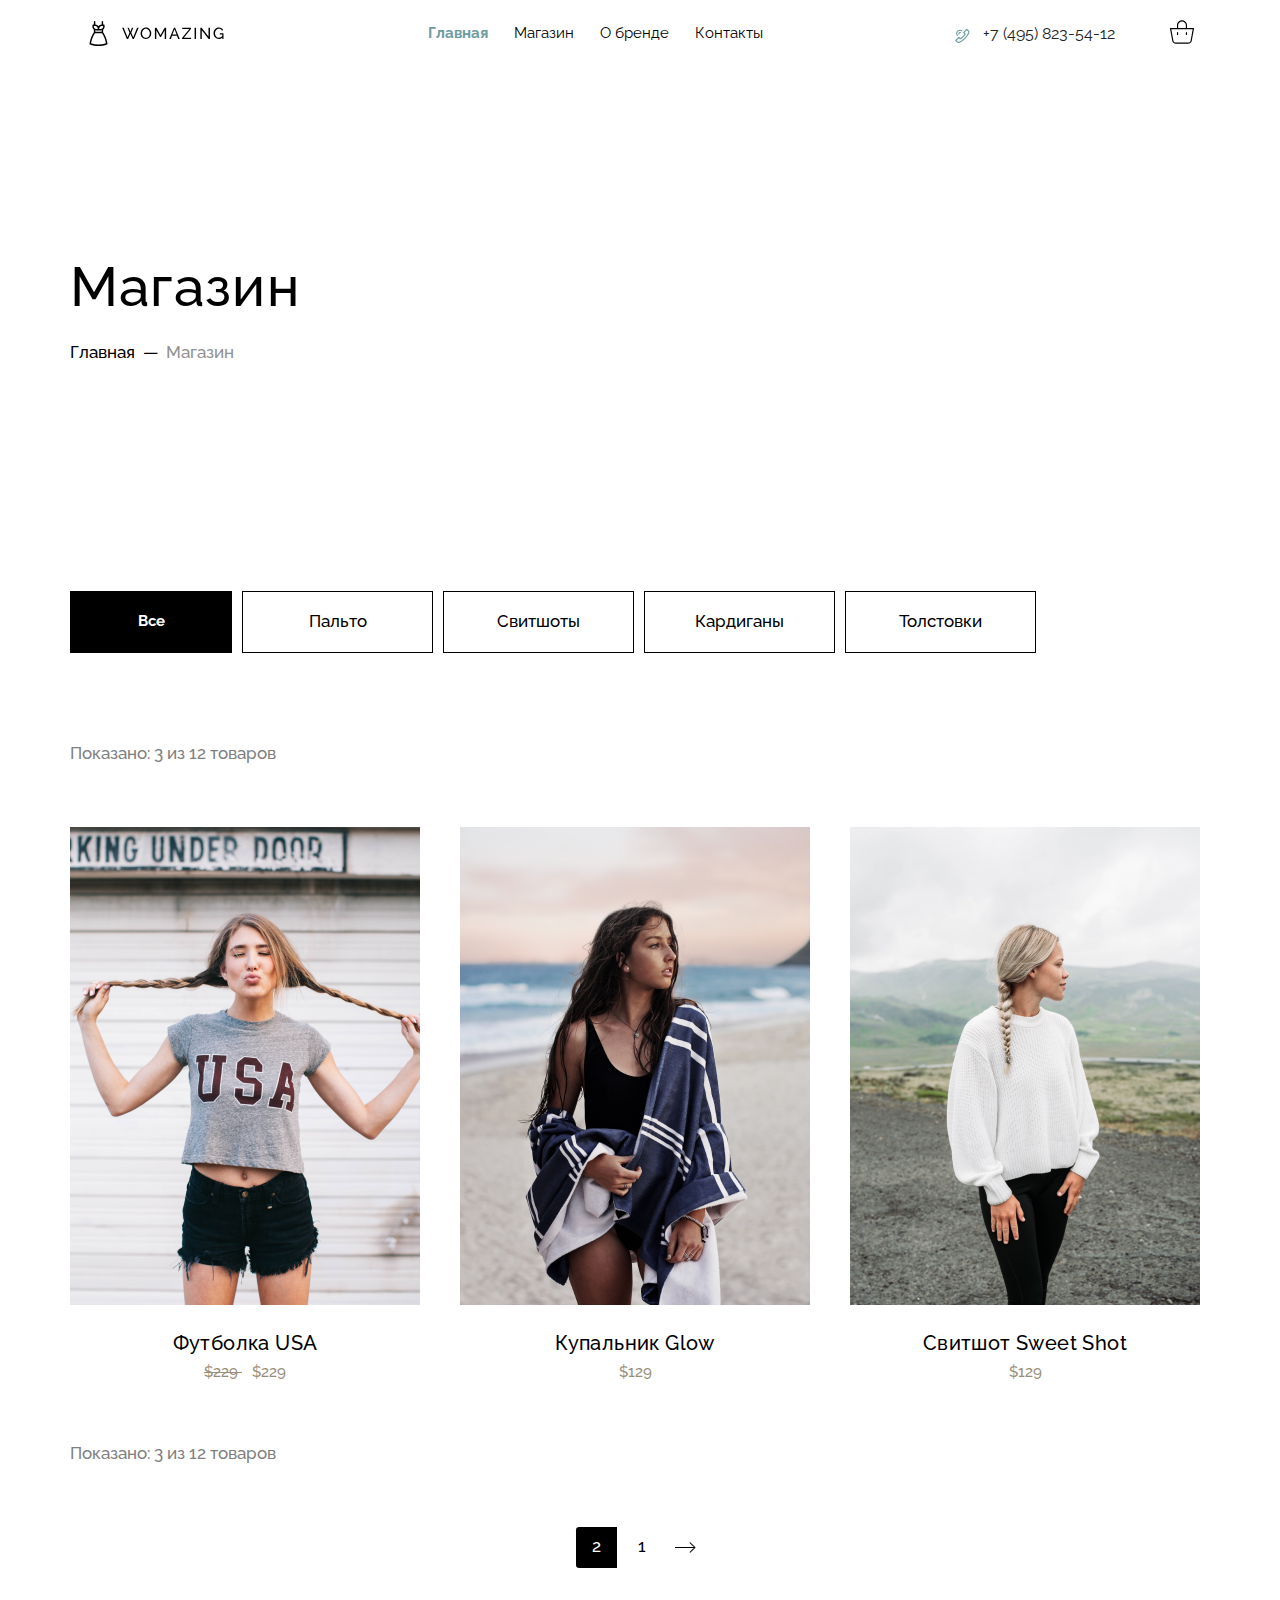
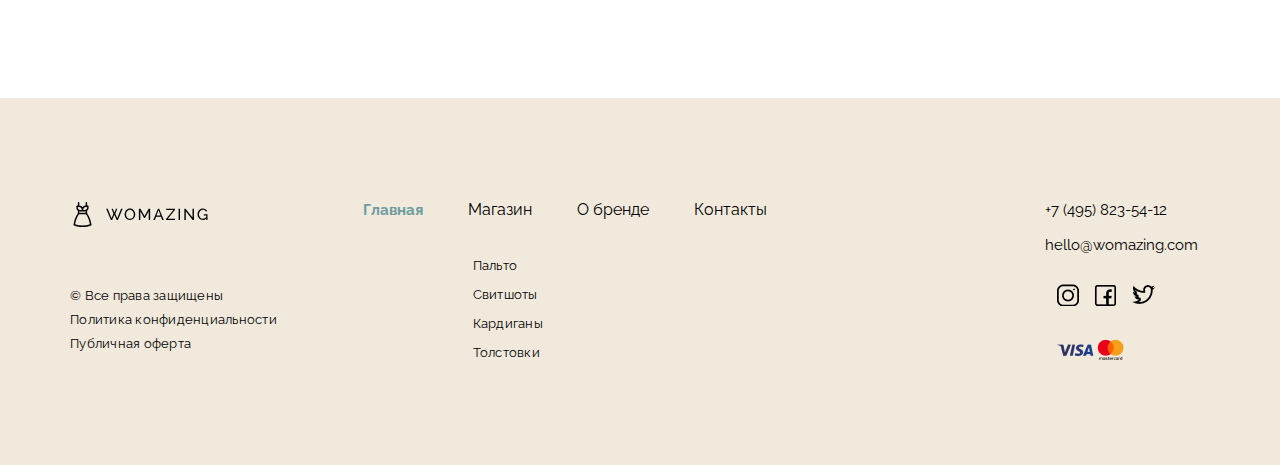
<file: shop2.html>
<!DOCTYPE html>
<html lang="en">

<head>
    <meta charset="UTF-8">
    <meta http-equiv="X-UA-Compatible" content="IE=edge">
    <meta name="viewport" content="width=device-width, initial-scale=1.0">
    <title>WOMAZING</title>
    <link rel="preconnect" href="https://fonts.googleapis.com">
    <link rel="preconnect" href="https://fonts.gstatic.com" crossorigin>
    <link href="https://fonts.googleapis.com/css2?family=Raleway:wght@400;500;700&display=swap" rel="stylesheet">
    <link rel="stylesheet" href="css/bootstrap.min.css">
    <link rel="stylesheet" href="css/reset.css">
    <link rel="stylesheet" href="css/slick-theme.css">
    <link rel="stylesheet" href="css/slick.min.css">
    <link rel="stylesheet" href="css/style.css">
</head>

<body>
    <div class="modal fade" tabindex="-1" aria-hidden="true" id="staticBackdrop">
        <div class="modal-dialog modal-dialog-centered">
            <div class="modal-content">
                <div class="modal-header">
                    <button type="button" class="close" data-dismiss="modal" aria-label="Close">
                        <span aria-hidden="true">&#10005;</span>
                    </button>
                </div>
                <div class="modal-body">
                    <form action="#" class="form" id="form">
                        <h3 class="form__title">Заказать обратный звонок</h3>
                        <input type="text" class="form__input" name="name" placeholder="Имя" required>
                        <input type="email" class="form__input" name="email" placeholder="E-mail" required>
                        <input type="tel" class="form__input" name="phone" placeholder="Телефон" required>
                        <button type="button" class="modal-footer__btn wo-btn" data-submit>Заказать звонок</button>
                    </form>
                </div>
            </div>
        </div>
    </div>
    <div id="message" class="modal fade message-modal" tabindex="-1" aria-hidden="true">
        <div class="modal-dialog modal-dialog-centered">
            <div class="modal-content message-modal-content">
                <div class="modal-body message-modal-body">
                    <h3 class="message__text">
                        Отлично! Мы скоро вам перезвоним.
                    </h3>
                    <button type="button" class="message__btn" data-dismiss="modal">Закрыть</button>
                </div>
            </div>
        </div>
    </div>
    <header class="header" id="header">
        <div class="header-top">
            <div class="container">
                <div class="row">
                    <div class="col">
                        <nav class="navbar navbar-expand-lg">
                            <a class="navbar-brand header-logo" href="index.html"><img src="images/logo.svg" alt="logotype"></a>
                            <button class="navbar-toggler" type="button" data-toggle="collapse" data-target="#navbarSupportedContent" aria-controls="navbarSupportedContent" aria-expanded="false" aria-label="Toggle navigation">
                                <span>
                                    <img src="images/burger_icon.png" alt="">
                                </span>
                            </button>
                            <div class="collapse navbar-collapse" id="navbarSupportedContent">
                                <ul class="navbar-nav mx-auto">
                                    <li class="nav-item">
                                        <a class="nav-link active" href="index.html">Главная</a>
                                    </li>
                                    <li class="nav-item">
                                        <a class="nav-link" href="shop.html">Магазин</a>
                                    </li>
                                    <li class="nav-item">
                                        <a class="nav-link" href="#">О бренде</a>
                                    </li>
                                    <li class="nav-item">
                                        <a class="nav-link" href="#">Контакты</a>
                                    </li>
                                </ul>
                                <div class="header-info">
                                    <button type="button" class="header-phone" data-toggle="modal" data-target="#staticBackdrop">
                                        +7 (495) 823-54-12
                                    </button>
                                    <a href="#" class="cart"></a>
                                </div>
                            </div>
                        </nav>
                    </div>
                </div>
            </div>
        </div>
        <div class="header-content">
            <div class="container">
                <div class="row">
                    <div class="col">
                        <h1 class="shop-title">
                            Магазин
                        </h1>
                        <nav aria-label="breadcrumb">
                            <ol class="breadcrumb">
                                <li class="breadcrumb-item"><a href="index.html">Главная</a></li>
                                <li class="breadcrumb-item active"><a href="shop.html">Магазин</a></li>
                            </ol>
                        </nav>
                    </div>
                </div>
            </div>
        </div>
    </header>
    <section class="cards" id="cards">
        <div class="container">
            <div class="row">
                <div class="col">
                    <ul class="nav nav-pills" id="pills-tab" role="tablist">
                        <li class="nav-item" role="presentation">
                            <a class="shop-btn nav-link active" id="pills-all-tab" data-toggle="pill" href="#pills-all" role="tab" aria-controls="pills-all" aria-selected="true">Все</a>
                        </li>
                        <li class="nav-item" role="presentation">
                            <a class="shop-btn nav-link" id="pills-сoat-tab" data-toggle="pill" href="#pills-сoat" role="tab" aria-controls="pills-сoat" aria-selected="false">Пальто</a>
                        </li>
                        <li class="nav-item" role="presentation">
                            <a class="shop-btn nav-link" id="pills-sweetshot-tab" data-toggle="pill" href="#pills-sweetshot" role="tab" aria-controls="pills-sweetshot" aria-selected="false">Свитшоты</a>
                        </li>
                        <li class="nav-item" role="presentation">
                            <a class="shop-btn nav-link" id="pills-cardigans-tab" data-toggle="pill" href="#pills-cardigans" role="tab" aria-controls="pills-cardigans" aria-selected="false">Кардиганы</a>
                        </li>
                        <li class="nav-item" role="presentation">
                            <a class="shop-btn nav-link" id="pills-hoody-tab" data-toggle="pill" href="#pills-hoody" role="tab" aria-controls="pills-hoody" aria-selected="false">Толстовки</a>
                        </li>
                    </ul>
                </div>
            </div>
            <div class="row">
                <div class="col">
                    <span class="shop-text">Показано: 3 из 12 товаров</span>
                    <div class="tab-content" id="pills-tabContent">
                        <div class="tab-pane fade show active" id="pills-all" role="tabpanel" aria-labelledby="pills-all-tab">
                            <div class="row">
                                <div class="col col-sm-6 text-center col-md-4">
                                    <a id="" href="#">
                                        <div class="cards-items">
                                            <img class="crads-items__img" src="images/usa.png" alt="usa">
                                            <div class="cards-overlay"></div>
                                        </div>
                                    </a>
                                    <div class="cards-text">
                                        <h4 class="cards-items__title">
                                            Футболка USA
                                        </h4>
                                        <span class="cards-items__span old">
                                            $229
                                        </span>
                                        <span class="cards-items__span">
                                            $229
                                        </span>
                                    </div>
                                </div>
                                <div class="col col-sm-6 text-center col-md-4">
                                    <a href="#">
                                        <div class="cards-items">
                                            <img class="crads-items__img" src="images/glow.png" alt="glow">
                                            <div class="cards-overlay"></div>
                                        </div>
                                    </a>
                                    <div class="cards-text">
                                        <h4 class="cards-items__title">
                                            Купальник Glow
                                        </h4>
                                        <span class="cards-items__span">
                                            $129
                                        </span>
                                    </div>
                                </div>
                                <div class="col col-sm-12 text-center col-md-4">
                                    <a href="#">
                                        <div class="cards-items">
                                            <img class="crads-items__img" src="images/shot.png" alt="shot">
                                            <div class="cards-overlay"></div>
                                        </div>
                                    </a>
                                    <div class="cards-text">
                                        <h4 class="cards-items__title">
                                            Свитшот Sweet Shot
                                        </h4>
                                        <span class="cards-items__span">
                                            $129
                                        </span>
                                    </div>
                                </div>
                            </div>
                        </div>
                        <div class="tab-pane fade" id="pills-сoat" role="tabpanel" aria-labelledby="pills-сoat-tab">
                            <div class="row">
                                <div class="col col-sm-6 text-center col-md-4">
                                    <a id="" href="#">
                                        <div class="cards-items">
                                            <img class="crads-items__img" src="images/usa.png" alt="usa">
                                            <div class="cards-overlay"></div>
                                        </div>
                                    </a>
                                    <div class="cards-text">
                                        <h4 class="cards-items__title">
                                            Футболка USA
                                        </h4>
                                        <span class="cards-items__span old">
                                            $229
                                        </span>
                                        <span class="cards-items__span">
                                            $229
                                        </span>
                                    </div>
                                </div>
                                <div class="col col-sm-6 text-center col-md-4">
                                    <a href="#">
                                        <div class="cards-items">
                                            <img class="crads-items__img" src="images/glow.png" alt="glow">
                                            <div class="cards-overlay"></div>
                                        </div>
                                    </a>
                                    <div class="cards-text">
                                        <h4 class="cards-items__title">
                                            Купальник Glow
                                        </h4>
                                        <span class="cards-items__span">
                                            $129
                                        </span>
                                    </div>
                                </div>
                                <div class="col col-sm-12 text-center col-md-4">
                                    <a href="#">
                                        <div class="cards-items">
                                            <img class="crads-items__img" src="images/shot.png" alt="shot">
                                            <div class="cards-overlay"></div>
                                        </div>
                                    </a>
                                    <div class="cards-text">
                                        <h4 class="cards-items__title">
                                            Свитшот Sweet Shot
                                        </h4>
                                        <span class="cards-items__span">
                                            $129
                                        </span>
                                    </div>
                                </div>
                            </div>
                        </div>
                        <div class="tab-pane fade" id="pills-sweetshot" role="tabpanel" aria-labelledby="pills-sweetshot-tab">
                            <div class="row">
                                <div class="col col-sm-12 text-center col-md-4">
                                    <a href="#">
                                        <div class="cards-items">
                                            <img class="crads-items__img" src="images/shot.png" alt="shot">
                                            <div class="cards-overlay"></div>
                                        </div>
                                    </a>
                                    <div class="cards-text">
                                        <h4 class="cards-items__title">
                                            Свитшот Sweet Shot
                                        </h4>
                                        <span class="cards-items__span">
                                            $129
                                        </span>
                                    </div>
                                </div>
                                <div class="col col-sm-12 text-center col-md-4">
                                    <a href="#">
                                        <div class="cards-items">
                                            <img class="crads-items__img" src="images/shot.png" alt="shot">
                                            <div class="cards-overlay"></div>
                                        </div>
                                    </a>
                                    <div class="cards-text">
                                        <h4 class="cards-items__title">
                                            Свитшот Sweet Shot
                                        </h4>
                                        <span class="cards-items__span">
                                            $129
                                        </span>
                                    </div>
                                </div>
                            </div>
                        </div>
                        <div class="tab-pane fade" id="pills-cardigans" role="tabpanel" aria-labelledby="pills-cardigans-tab">
                            <div class="row">
                                <div class="col col-sm-6 text-center col-md-4">
                                    <a id="" href="#">
                                        <div class="cards-items">
                                            <img class="crads-items__img" src="images/usa.png" alt="usa">
                                            <div class="cards-overlay"></div>
                                        </div>
                                    </a>
                                    <div class="cards-text">
                                        <h4 class="cards-items__title">
                                            Футболка USA
                                        </h4>
                                        <span class="cards-items__span old">
                                            $229
                                        </span>
                                        <span class="cards-items__span">
                                            $229
                                        </span>
                                    </div>
                                </div>
                            </div>
                        </div>
                        <div class="tab-pane fade" id="pills-hoody" role="tabpanel" aria-labelledby="pills-hoody-tab">
                            <div class="row">
                                <div class="col col-sm-6 text-center col-md-4">
                                    <a id="" href="#">
                                        <div class="cards-items">
                                            <img class="crads-items__img" src="images/usa.png" alt="usa">
                                            <div class="cards-overlay"></div>
                                        </div>
                                    </a>
                                    <div class="cards-text">
                                        <h4 class="cards-items__title">
                                            Футболка USA
                                        </h4>
                                        <span class="cards-items__span old">
                                            $229
                                        </span>
                                        <span class="cards-items__span">
                                            $229
                                        </span>
                                    </div>
                                </div>
                                <div class="col col-sm-12 text-center col-md-4">
                                    <a href="#">
                                        <div class="cards-items">
                                            <img class="crads-items__img" src="images/shot.png" alt="shot">
                                            <div class="cards-overlay"></div>
                                        </div>
                                    </a>
                                    <div class="cards-text">
                                        <h4 class="cards-items__title">
                                            Свитшот Sweet Shot
                                        </h4>
                                        <span class="cards-items__span">
                                            $129
                                        </span>
                                    </div>
                                </div>
                                <div class="col col-sm-12 text-center col-md-4">
                                    <a href="#">
                                        <div class="cards-items">
                                            <img class="crads-items__img" src="images/shot.png" alt="shot">
                                            <div class="cards-overlay"></div>
                                        </div>
                                    </a>
                                    <div class="cards-text">
                                        <h4 class="cards-items__title">
                                            Свитшот Sweet Shot
                                        </h4>
                                        <span class="cards-items__span">
                                            $129
                                        </span>
                                    </div>
                                </div>
                            </div>
                        </div>
                    </div>
                    <span class="shop-text">Показано: 3 из 12 товаров</span>
                </div>
            </div>
            <div class="row">
                <div class="col">
                    <nav aria-label="...">
                        <ul class="pagination pagination-sm justify-content-center align-items-center">
                            <li class="page-btn page-item active" aria-current="page">
                                <span class="page-link">2</span>
                            </li>
                            <li class="page-btn page-item"><a class="page-link" href="shop.html">1</a></li>
                            <li class="page-item">
                                <a class="page-link arrow" href="shop.html">
                                    <img src="images/shop-arrow.png" alt="shop-arrow">
                                </a>
                            </li>
                        </ul>
                    </nav>
                </div>
            </div>
    </section>
    <footer class="footer" id="footer">
        <div class="container">
            <div class="row">
                <div class="col-lg-3 col-md-12 text-center">
                    <div class="footer-logo">
                        <a class="logo" href="index.html"><img src="images/logo.svg" alt="logotype"></a>
                    </div>
                    <div class="footer-text__wrapper">
                        <p class="footer-text text">
                            © Все права защищены
                        </p>
                        <p class="footer-text text">
                            Политика конфиденциальности
                        </p>
                        <p class="footer-text text">
                            Публичная оферта
                        </p>
                    </div>
                </div>
                <div class="col-lg-7 col-md-12">
                    <ul class="footer-list d-flex">
                        <li class="footer-items">
                            <a class="footer-items__link active" href="index.html">Главная</a>
                        </li>
                        <li class="footer-items">
                            <a class="footer-items__link" href="shop.html">Магазин</a>
                        </li>
                        <li class="footer-items">
                            <a class="footer-items__link" href="#">О бренде</a>
                        </li>
                        <li class="footer-items">
                            <a class="footer-items__link" href="#">Контакты</a>
                        </li>
                    </ul>
                    <ul class="list-score">
                        <li class="list-score__items text">
                            <a class="list-score__link" href="#">Пальто</a>
                        </li>
                        <li class="list-score__items text">
                            <a class="list-score__link " href="#">Свитшоты</a>
                        </li>
                        <li class="list-score__items text">
                            <a class="list-score__link " href="#">Кардиганы</a>
                        </li>
                        <li class="list-score__items text">
                            <a class="list-score__link" href="#">Толстовки</a>
                        </li>
                    </ul>
                </div>
                <div class="col-lg-2 col-md-12">
                    <div class="footer-info">
                        <a href="tel:+74958235412" class="footer-phone">
                            +7 (495) 823-54-12
                        </a>
                        <a href="mailto:hello@womazing.com" class="footer-email">
                            hello@womazing.com
                        </a>
                        <!--noindex-->
                        <a href="https://www.instagram.com" class="social-link instagram-link" target="_blank" rel="nofollow noopener noreferrer"></a>
                        <!--/noindex-->
                        <!--noindex-->
                        <a href="https://facebook.com" class="social-link facebook-link" target="_blank" rel="nofollow noopener noreferrer"></a>
                        <!--/noindex-->
                        <!--noindex-->
                        <a href="https://twitter.com/" class="social-link twitter-link" target="_blank" rel="nofollow noopener noreferrer"></a>
                        <!--/noindex-->
                        <!--noindex-->
                        <a href="https://www.mastercard.us/" class="social-link visa-mastercard-link" target="_blank" rel="nofollow noopener noreferrer"></a>
                        <!--/noindex-->
                    </div>
                </div>
            </div>
        </div>
    </footer>








    <script src="https://ajax.googleapis.com/ajax/libs/jquery/3.6.0/jquery.min.js"></script>
    <script src="https://cdn.jsdelivr.net/npm/bootstrap@4.5.3/dist/js/bootstrap.bundle.min.js " integrity="sha384-ho+j7jyWK8fNQe+A12Hb8AhRq26LrZ/JpcUGGOn+Y7RsweNrtN/tE3MoK7ZeZDyx " crossorigin="anonymous "></script>
    <script src="js/jquery.validate.min.js"></script>
    <script src="js/slick.min.js "></script>
    <script src="js/main.js "></script>

</body>

</html>
</file>
<file: css/style.css>
h1,
h2,
h3,
h4 {
    font-weight: 500;
    letter-spacing: 0.02em;
}

.bg-mycolor {
    background-color: #F1EADC;
    display: none;
    z-index: -1;
}

.text {
    letter-spacing: 0.02em;
    line-height: 1.4;
    font-size: 17px;
    font-weight: 500;
}

h1 {
    font-size: 55px;
    line-height: 1.1;
}

h2 {
    font-size: 40px;
    line-height: 1.1;
    margin-bottom: 92px;
}

h3 {
    font-size: 25px;
    line-height: 1.4;
}

h4 {
    font-size: 20px;
    line-height: 1.4;
}

a:hover {
    color: #6E9C9F;
    transition: color 0.5s ease;
}

a {
    color: #000;
    display: inline-block;
    text-decoration: none !important;
    outline: none !important;
    transition: color 0.5s ease;
}

button {
    border: none;
    cursor: pointer;
    display: block;
}

.wo-btn {
    background: #6E9C9F;
    color: #fff;
    width: 243px;
    height: 68px;
    align-items: center;
    display: flex;
    justify-content: center;
    transition: background 0.5s ease;
}

.wo-btn:hover {
    background: #509498;
    color: #fff;
    transition: background 0.5s ease;
}

body {
    font-family: 'Raleway', sans-serif;
    font-weight: 400;
    color: #000;
}

.section {
    padding-top: 130px;
}


/* Modal */

.modal-content {
    border: none;
    border-radius: 0;
    width: 491px;
    height: 503px;
}

.message-modal-content {
    width: 600px;
    height: 278px;
}

.modal-header {
    border-bottom: none;
    border-top-left-radius: 0;
    border-top-right-radius: 0;
    padding: 0;
    justify-content: flex-end;
}

.modal-body {
    flex: none;
    padding: 0;
}

.modal-footer__btn {
    margin: 35px auto;
    width: 350px;
}

.modal-header .close {
    padding: 0;
    margin: 30px 30px 25px 0px;
    opacity: 1;
    font-size: 20px;
    font-weight: 400;
}

.modal-backdrop {
    background-color: #6E9C9F;
}

.modal-backdrop.fade {
    opacity: .9;
}

.modal-backdrop.show {
    opacity: .9;
}

.message__text {
    text-align: center;
    margin-top: 70px;
}

.message__btn {
    margin: auto;
    width: 168px;
    height: 68px;
    background: transparent;
    border: 1px solid #6E9C9F;
    color: #6E9C9F;
    margin-top: 50px;
    transition: background 0.5s ease, color 0.5s ease;
}

.form {
    text-align: center;
}

.form__input {
    border: none;
    border-bottom: 1px solid #000;
    font-weight: 500;
    font-size: 17px;
    line-height: 1.4;
    letter-spacing: 0.02em;
    color: #868686;
    width: 350px;
    padding-bottom: 16px;
    margin-top: 35px;
}


/* HEADER-TOP */

.header-pad {
    padding-bottom: 60px;
}

.sticky-bar {
    left: 0;
    margin: auto;
    position: fixed;
    top: 0;
    width: 100%;
    -webkit-box-shadow: 0 10px 15px rgba(25, 25, 25, 0.1);
    box-shadow: 0 10px 15px rgba(25, 25, 25, 0.1);
    z-index: 100;
    -webkit-animation: 300ms ease-in-out 0s normal none 1 running fadeInDown;
    animation: 300ms ease-in-out 0s normal none 1 running fadeInDown;
    -webkit-box-shadow: 0 10px 15px rgba(25, 25, 25, 0.1);
    background: #fff;
}

.navbar {
    padding: 1rem 1rem;
}

.navbar-nav {
    font-size: 15px;
    align-items: center;
}

.nav-item:not(:last-of-type) {
    margin-right: 25px;
}

.nav-link.active,
.footer-items__link.active {
    font-weight: bold;
    font-size: 15px;
    color: #6E9C9F;
}

.header-info {
    position: relative;
}

.header-phone {
    margin-left: 28px;
    display: inline-block;
    background: none;
}

.header-phone:hover::before {
    background: url('../images/phone_white.svg') no-repeat;
    transition: background 0.5s ease;
}

.header-phone::before {
    content: '';
    background: url('../images/phone.svg') no-repeat;
    width: 27px;
    height: 27px;
    left: 0;
    top: 0;
    position: absolute;
    transition: background 0.5s ease;
}

.cart::after {
    content: '';
    background: url('../images/cart.svg') no-repeat;
    width: 24px;
    height: 24px;
    position: absolute;
    right: 0;
    bottom: 0;
}

.cart {
    margin-right: 69px;
}


/* HEADER-CONTENT */

.slider-content__title {
    width: 585px;
}

.slider-content__text {
    font-size: 20px;
    line-height: 1.4;
    width: 385px;
    margin-top: 45px;
    text-align: right;
}

.slider-btn-wrapper {
    display: flex;
    margin: 52px 0 0 80px;
}

.slider-content__btn {
    font-size: 17px;
    line-height: 1.39;
}

.small-btn {
    width: 67px;
    height: 68px;
    background: rgba(110, 156, 159, 0.1) url(../images/arrow_down.png) no-repeat center center;
}

.slider-img {
    text-align: end;
    z-index: -1;
}

.carousel-ind {
    position: absolute;
    right: 0;
    bottom: -100px;
    left: 107px;
}

.carousel-ind li {
    box-sizing: content-box;
    -ms-flex: 0 1 auto;
    flex: 0 1 auto;
    width: 30px;
    height: 4px;
    cursor: pointer;
    background: #D1D1D1;
    background-clip: padding-box;
}

.carousel-ind .slick-active {
    background: #000;
}

.center-girl {
    max-width: 410px;
    max-height: 646px;
    display: inline-block !important;
}

.slider-wrapper::before {
    content: '';
    background: url('../images/head-img-left.png') no-repeat;
    width: 190px;
    height: 318px;
    right: 365px;
    top: 388px;
    position: absolute;
}

.slider-wrapper::after {
    content: '';
    background: url('../images/head-img-right.png') no-repeat;
    width: 197px;
    height: 197px;
    left: 478px;
    top: 123px;
    position: absolute;
}

.bg-girls {
    position: absolute;
    top: 0;
    right: 0;
    z-index: -1;
    width: 44%;
    height: 707px;
}


/* shop */

.shop-title,
.brand-title {
    margin-top: 190px;
}


/* CARDS */

.shop-text {
    color: #808080;
    font-weight: 500;
    font-size: 17px;
    display: inline-block;
    margin-bottom: 65px;
}

.breadcrumb {
    background-color: transparent;
    padding: 0;
    margin-top: 26px;
    /* margin-bottom: 84px; */
}

.breadcrumb-item+.breadcrumb-item::before {
    float: left;
    padding-right: .5rem;
    color: #000;
    content: "\2014";
}

.breadcrumb-item {
    font-weight: 500;
    font-size: 17px;
}

.breadcrumb-item.active a {
    color: #919191;
}

.nav-pills .nav-link.active,
.nav-pills .show>.nav-link {
    width: 162px;
    height: 62px;
    align-items: center;
    display: flex;
    justify-content: center;
    background: #000;
}

.shop-btn {
    width: 191px;
    height: 62px;
    align-items: center;
    display: flex;
    justify-content: center;
    background: transparent;
    border: 1px solid #000000;
    font-weight: 500;
    font-size: 17px;
}

.shop-btn:hover {
    color: #000;
}

.nav-pills {
    margin-bottom: 92px;
    margin-top: 214px;
}

.nav-pills .nav-link {
    border-radius: 0;
}

.nav-item:not(:last-of-type) {
    margin-right: 10px;
}

.page-btn.active .page-link,
.page-card-btn.active {
    z-index: 3;
    width: 41px;
    height: 41px;
    color: #fff;
    align-items: center;
    display: flex;
    justify-content: center;
    background: #000;
}

.page-link {
    color: inherit;
    background-color: transparent;
    border: none;
}

.page-link:hover {
    color: inherit;
    background-color: transparent;
    border: none;
}

.page-link:focus {
    box-shadow: none;
}

.page-card-btn {
    width: 41px;
    height: 41px;
    align-items: center;
    display: flex;
    justify-content: center;
    background: transparent;
    border: 1px solid #000000;
}

.page-circle-btn.active {
    border: 1px solid #000000;
}

.page-circle-btn {
    width: 41px;
    height: 41px;
    border-radius: 100px;
}

.brown {
    background: linear-gradient(0deg, #927876, #927876), #927876;
}

.grey {
    background: #D5D5D5;
}

.pink {
    background: #FD9696;
}

.orange {
    background: #FDC796;
}

.page-btn,
.page-circle-btn,
.page-card-btn:not(:last-of-type) {
    margin-right: 14px;
}

.arrow {
    border: none;
}

.pagination-sm .page-link {
    font-size: 17px;
    font-weight: 500;
}

.cards-items {
    position: relative;
    width: 350px;
    height: 478px;
}

.cards-items__img {
    width: 100%;
    height: 100%;
}

.cards-overlay {
    position: absolute;
    top: 0;
    left: 0;
    width: 100%;
    height: 100%;
    opacity: 0;
    transition: .5s ease;
    background: rgba(110, 156, 159, 0.64) url('../images/arrow_right.png') no-repeat center center;
    text-align: center;
}

.cards-overlay:hover {
    opacity: 0.8;
    font-size: 30px;
}

.cards-items__span.old {
    text-decoration: line-through;
    margin-right: 10px;
}

.cards-items__span {
    font-weight: 500;
    font-size: 15px;
    color: #998E78;
}

.item-price {
    font-weight: 500;
    font-size: 40px;
}

.size__title,
.color__title {
    font-weight: 500;
    font-size: 20px;
    margin-bottom: 34px;
}

.cards-items__span.old.item-price {
    font-size: 30px;
    letter-spacing: 0.02em;
    color: #9C9C9C;
}

.item-price:not(:first-of-type) {
    margin-left: 19px;
}

.cards-text {
    text-align: center;
    width: 350px;
    margin-bottom: 65px;
}

.cards-items__title {
    margin-top: 24px;
}

.cards-items__title {
    margin-bottom: 7px;
}

.item-title {
    margin-top: 110px;
}

.card-small-btn {
    width: 68px;
    height: 68px;
    border: 1px solid #AFAFAF;
    background: none;
}

.card-big-btn {
    margin-left: 11px;
}

.cards__btn {
    margin: 0 auto;
    background: transparent;
    border: 1px solid #6E9C9F;
    color: #6E9C9F;
    margin-top: 65px;
    transition: background 0.5s ease, color 0.5s ease;
}

.cards__btn:hover,
.message__btn:hover {
    background: #6E9C9F;
    color: #fff;
    transition: background 0.5s ease, color 0.5s ease;
}

.card-price {
    margin-top: 117px;
}

.card-size,
.card-color,
.card-buttons {
    margin-top: 59px;
}

.single {
    width: 536px;
    height: 729px;
}

.cards-items.single,
.about-brand {
    margin-bottom: 130px;
}


/* card-item */

.card-small-btn {
    font-size: 20px;
}

.card-item {
    margin-top: 102px;
}

.cards-test {
    margin-bottom: 65px;
}

.buttons-card-item,
.buttons-color-item,
.card-buttons {
    display: flex;
}


/* about-brand */

.about-brand__title {
    margin-bottom: 46px;
    font-size: 25px;
}

.about-girl {
    width: 442px;
    height: 547px;
}

.about {
    padding-top: 130px;
}

.about-text p {
    font-weight: 500;
    font-size: 17px;
    line-height: 140%;
    letter-spacing: 0.02em;
}

.about-text {
    width: 542px;
    height: 240px;
}

.about-text p:not(:last-of-type) {
    margin-bottom: 20px;
}


/* Quality */

.quality-items__text {
    margin-top: 20px;
}

.qualty-items__title {
    margin-top: 37px;
}


/* TEAM */

.carousel-control-next {
    background-image: url('../images/next.png');
}

.carousel-control-prev {
    background-image: url('../images/prev.png');
}

.team-text {
    margin-top: 28px;
}

.team-link {
    margin-top: 28px;
    color: #6E9C9F;
    border-bottom: 1px solid transparent;
    margin-bottom: 5px;
    transition: border-bottom 0.5s ease;
}

.team-link:hover {
    border-bottom: 1px solid #CEDEDF;
    margin-bottom: 5px;
    transition: border-bottom 0.5s ease;
}


/* FOOTER */

.footer-items:not(:first-of-type) {
    margin-left: 45px;
}

.footer {
    background: #F1EADC;
    padding: 104px 0 97px;
    margin-top: 130px;
}

.footer-text {
    font-size: 13px;
    font-weight: 400;
    display: inline-block;
}

.footer-text__wrapper {
    margin-top: 60px;
}

.footer-phone {
    font-size: 15px;
}

.footer-email {
    margin-top: 20px;
    font-size: 15px;
}

.footer-text:not(:first-of-type) {
    margin-top: 6px;
}

.list-score {
    margin: 39px 0 0 110px;
}

.list-score__items:not(:first-of-type) {
    margin-top: 5px;
}

.list-score__items {
    font-weight: 400;
    font-size: 13px;
}

.footer-icons {
    text-align: end;
}

.list-score__link {
    color: #000;
    border-bottom: 1px solid transparent;
    margin-bottom: 5px;
    transition: border-bottom 0.5s ease;
}

.list-score__link:hover {
    border-bottom: 1px solid #6E9C9F;
    margin-bottom: 5px;
    transition: border-bottom 0.5s ease;
}

.social-link {
    margin-top: 30px;
}

.social-link:not(:first-of-type) {
    margin-left: 12px;
}

.instagram-link {
    background-image: url('../images/instagram.png');
    width: 22px;
    height: 22px;
}

.facebook-link {
    background-image: url('../images/facebook.png');
    width: 21px;
    height: 21px;
}

.twitter-link {
    background-image: url('../images/twitter.png');
    width: 23px;
    height: 23px;
}

.visa-mastercard-link {
    background-image: url('../images/visa-mastercard.png');
    width: 68px;
    height: 22px;
}


/* MEDIA */

@media screen and (max-width: 1440px) {
    .slider-img::after {
        left: 395px;
        top: 510px;
    }
}

@media screen and (max-width: 1200px) {
    .slider-img::after {
        left: 295px;
    }
    .crads-items__img {
        width: 300px;
    }
    .cards-items {
        width: auto;
        height: auto;
    }
    .cards-text {
        width: auto;
    }
    .carousel {
        left: 30px;
    }
}

@media screen and (max-width: 991px) {
    h2 {
        text-align: center;
    }
    .slider-img {
        text-align: inherit;
        margin-top: 60px;
    }
    .bg-girls {
        position: absolute;
        top: 485px;
        right: 0;
        z-index: -1;
        width: 100%;
        height: 782px;
    }
    .slider-wrapper::after {
        left: 495px;
        top: 195px;
    }
    .slider-wrapper::before {
        right: 515px;
        top: 415px;
    }
    .slider-content__title {
        font-size: 42px;
        margin-top: 70px;
    }
    .slider-content {
        text-align: center;
    }
    .slider-content__text {
        width: auto;
        text-align: center;
    }
    .slider-content__btn::after,
    .slider-content__btn::before {
        display: none;
    }
    .slider-content__btn {
        margin: 30px auto;
    }
    .cards__title {
        margin-top: 100px;
    }
    .crads-items__img {
        width: 230px;
    }
    .cards-text {
        width: auto;
    }
    .carousel {
        left: 30px;
    }
    .nav-item:not(:last-of-type) {
        margin-right: 0px;
    }
    .footer-list {
        justify-content: center;
        margin-top: 40px;
    }
    .list-score {
        margin-left: 265px;
    }
    .footer-info {
        justify-content: space-between;
        display: flex;
        align-items: flex-end;
    }
}

@media screen and (max-width: 767px) {
    .bg-girls {
        height: 674px;
    }
    .slider-content__title {
        font-size: 36px;
        margin-top: 70px;
    }
    .slider-img::after {
        left: 0px;
    }
    .slider-img::before {
        right: 0px;
        top: 0;
        z-index: -1;
    }
    .cards {
        padding-top: 100px;
    }
    .cards__title {
        margin-top: 20px;
        margin-bottom: 45px;
    }
    .crads-items__img {
        width: 180px;
    }
    .cards-text {
        width: auto;
    }
    .cards-items__title {
        font-size: 15px;
    }
    h2 {
        margin-bottom: 30px;
        font-size: 30px;
        text-align: center;
    }
    .section {
        padding: 60px 0 45px;
    }
    .quality-items__img {
        display: inline-block;
    }
    .quality__title {
        text-align: center;
    }
    .quality-items {
        margin-top: 40px;
        text-align: center;
    }
    .carousel {
        left: 30px;
        bottom: 10px;
        width: 500px;
    }
    .team {
        padding-bottom: 60px;
    }
    .list-score {
        margin-left: 175px;
    }
    .team-title {
        text-align: center;
    }
    .footer {
        padding: 50px 0 25px;
    }
}

@media screen and (max-width: 575px) {
    .center-girl {
        width: 50%;
    }
    .bg-girls {
        height: 423px;
        top: 451px;
    }
    .footer-info {
        flex-direction: column-reverse;
        align-items: center;
    }
    .footer-list,
    .list-score {
        display: none !important;
    }
    .footer-email {
        margin-bottom: 20px;
    }
    .carousel {
        width: auto;
        margin-right: 50px;
    }
    .carousel-control-next,
    .carousel-control-prev {
        display: none;
    }
}
</file>
